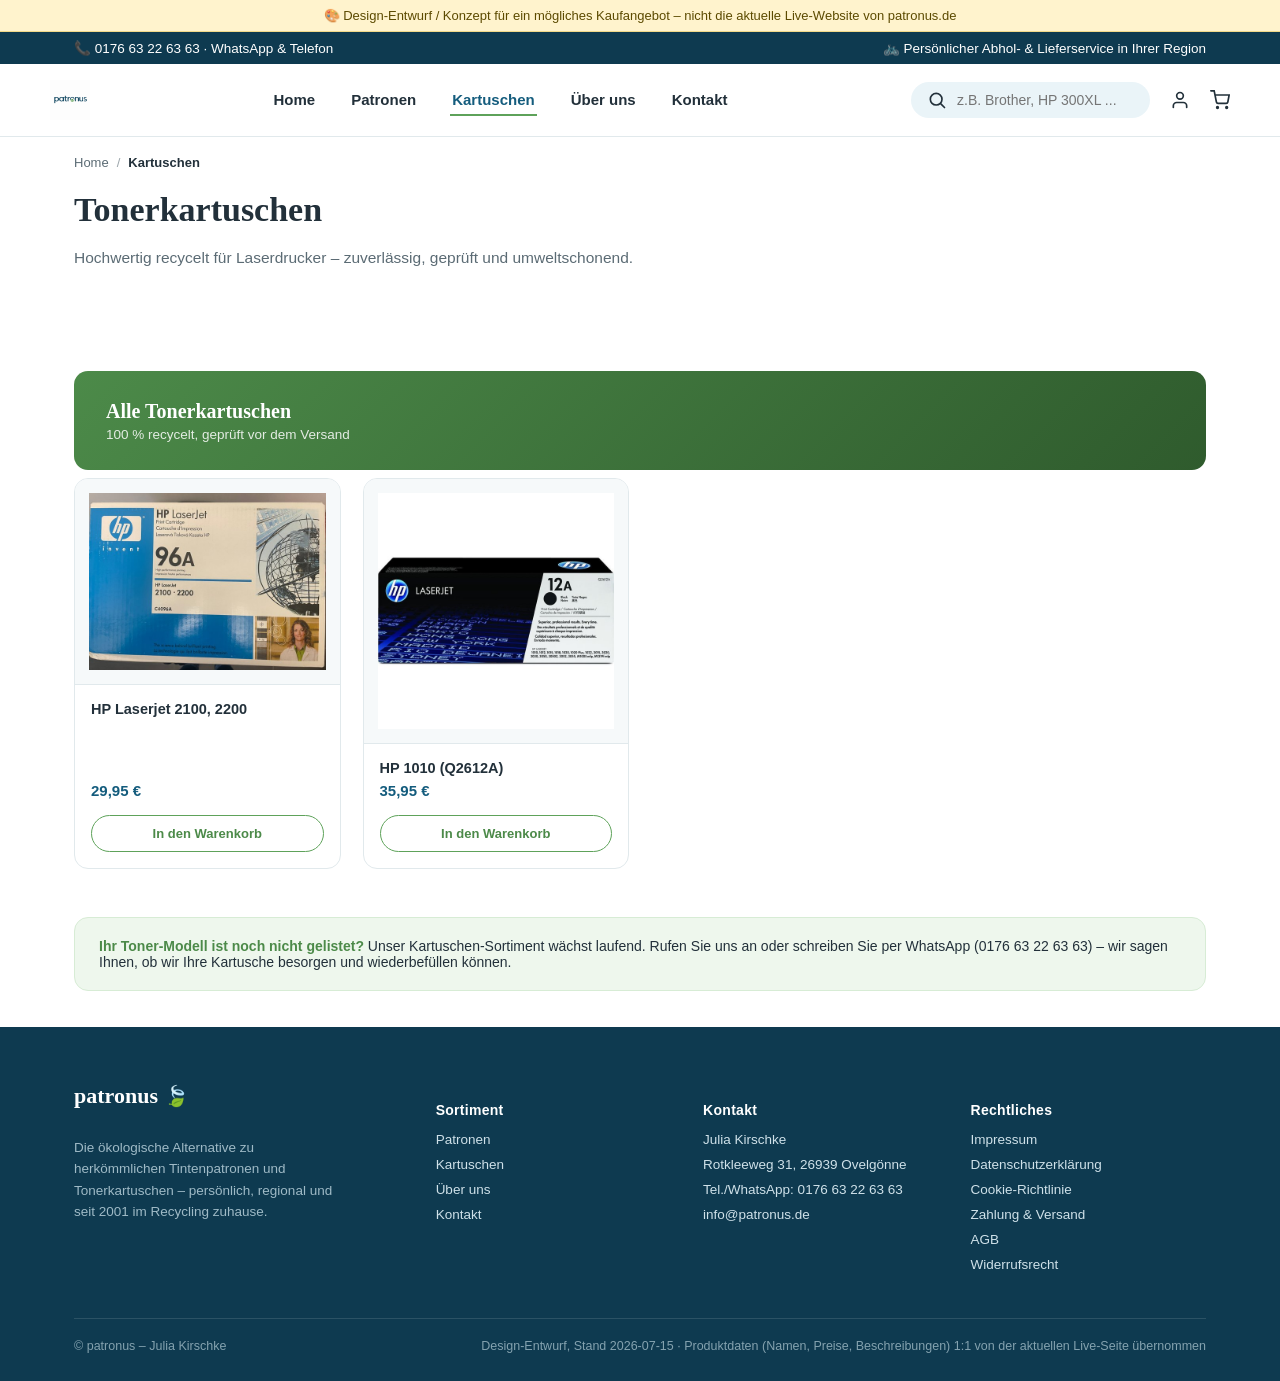
<file: kartuschen.html>
<!DOCTYPE html>
<html lang="de">
<head>
<meta charset="UTF-8" />
<meta name="viewport" content="width=device-width, initial-scale=1" />
<title>Kartuschen – patronus (Seitenentwurf)</title>
<link rel="stylesheet" href="style.css" />
</head>
<body>

  <div class="concept-banner">
    🎨 Design-Entwurf / Konzept für ein mögliches Kaufangebot – nicht die aktuelle Live-Website von patronus.de
  </div>

  <div class="announcement">
    <div class="wrapper">
      <span>📞 0176 63 22 63 63 · WhatsApp &amp; Telefon</span>
      <span>🚲 Persönlicher Abhol- &amp; Lieferservice in Ihrer Region</span>
    </div>
  </div>

  <header class="site-header">
    <div class="wrapper header-inner">
      <a class="logo" href="index.html"><img src="logo-entwurf.png" alt="patronus Logo" /></a>
      <nav class="main-nav">
        <ul>
          <li><a href="index.html">Home</a></li>
          <li><a href="patronen.html">Patronen</a></li>
          <li><a class="active" href="kartuschen.html">Kartuschen</a></li>
          <li><a href="index.html#ueber-uns">Über uns</a></li>
          <li><a href="kontakt.html">Kontakt</a></li>
        </ul>
      </nav>
      <div class="header-icons">
        <form class="search-form header-search" role="search">
          <button type="submit" class="search-form-icon" aria-label="Suchen" style="background:none;border:none;padding:0;cursor:pointer;display:flex">
            <svg viewBox="0 0 24 24" fill="none" stroke-width="2" stroke-linecap="round"><circle cx="11" cy="11" r="7"/><line x1="21" y1="21" x2="16.65" y2="16.65"/></svg>
          </button>
          <input type="text" name="q" placeholder="z.B. Brother, HP 300XL ..." />
        </form>
        <a href="#" aria-label="Konto"><svg viewBox="0 0 24 24" fill="none" stroke-width="2" stroke-linecap="round"><path d="M20 21v-2a4 4 0 0 0-4-4H8a4 4 0 0 0-4 4v2"/><circle cx="12" cy="7" r="4"/></svg></a>
        <a class="header-minicart" href="warenkorb.html" aria-label="Warenkorb">
          <svg viewBox="0 0 24 24" fill="none" stroke-width="2" stroke-linecap="round"><circle cx="9" cy="21" r="1"/><circle cx="20" cy="21" r="1"/><path d="M1 1h4l2.68 13.39a2 2 0 0 0 2 1.61h9.72a2 2 0 0 0 2-1.61L23 6H6"/></svg>
          <span class="header-minicart-badge"></span>
        </a>
      </div>
    </div>
  </header>

  <div class="wrapper">
    <div class="breadcrumb"><a href="index.html">Home</a><span class="sep">/</span><span class="current">Kartuschen</span></div>
    <div class="page-hero">
      <h1>Tonerkartuschen</h1>
      <p>Hochwertig recycelt für Laserdrucker – zuverlässig, geprüft und umweltschonend.</p>
    </div>
    <section class="product-section" id="alle">
      <div class="category-banner green"><div><h2>Alle Tonerkartuschen</h2><p>100&nbsp;% recycelt, geprüft vor dem Versand</p></div></div>
      <div class="product-grid" id="kartuschen-grid"></div>
    </section>
    <div class="note-box">
      <p><strong>Ihr Toner-Modell ist noch nicht gelistet?</strong> Unser Kartuschen-Sortiment wächst laufend. Rufen Sie uns an oder schreiben Sie per WhatsApp (0176 63 22 63 63) – wir sagen Ihnen, ob wir Ihre Kartusche besorgen und wiederbefüllen können.</p>
    </div>
  </div>

  <footer>
    <div class="wrapper">
      <div class="footer-grid">
        <div class="footer-brand">
          <div class="footer-logo">patronus<span class="leaf">🍃</span></div>
          <p>Die ökologische Alternative zu herkömmlichen Tintenpatronen und Tonerkartuschen – persönlich, regional und seit 2001 im Recycling zuhause.</p>
        </div>
        <div>
          <h4>Sortiment</h4>
          <ul>
            <li><a href="patronen.html">Patronen</a></li>
            <li><a href="kartuschen.html">Kartuschen</a></li>
            <li><a href="index.html#ueber-uns">Über uns</a></li>
            <li><a href="kontakt.html">Kontakt</a></li>
          </ul>
        </div>
        <div>
          <h4>Kontakt</h4>
          <ul>
            <li>Julia Kirschke</li>
            <li>Rotkleeweg 31, 26939 Ovelgönne</li>
            <li>Tel./WhatsApp: 0176 63 22 63 63</li>
            <li>info@patronus.de</li>
          </ul>
        </div>
        <div>
          <h4>Rechtliches</h4>
          <ul>
            <li><a href="#">Impressum</a></li>
            <li><a href="#">Datenschutzerklärung</a></li>
            <li><a href="#">Cookie-Richtlinie</a></li>
            <li><a href="#">Zahlung &amp; Versand</a></li>
            <li><a href="#">AGB</a></li>
            <li><a href="#">Widerrufsrecht</a></li>
          </ul>
        </div>
      </div>
      <div class="footer-bottom">
        <span>© patronus – Julia Kirschke</span>
        <span>Design-Entwurf, Stand 2026-07-15 · Produktdaten (Namen, Preise, Beschreibungen) 1:1 von der aktuellen Live-Seite übernommen</span>
      </div>
    </div>
  </footer>

  <script src="daten.js"></script>
  <script src="app.js"></script>
  <script>
    document.getElementById('kartuschen-grid').innerHTML =
      PRODUKTE.filter(p => p.category==='kartuschen').map(karteHTML).join('');
  </script>
</body>
</html>
</file>
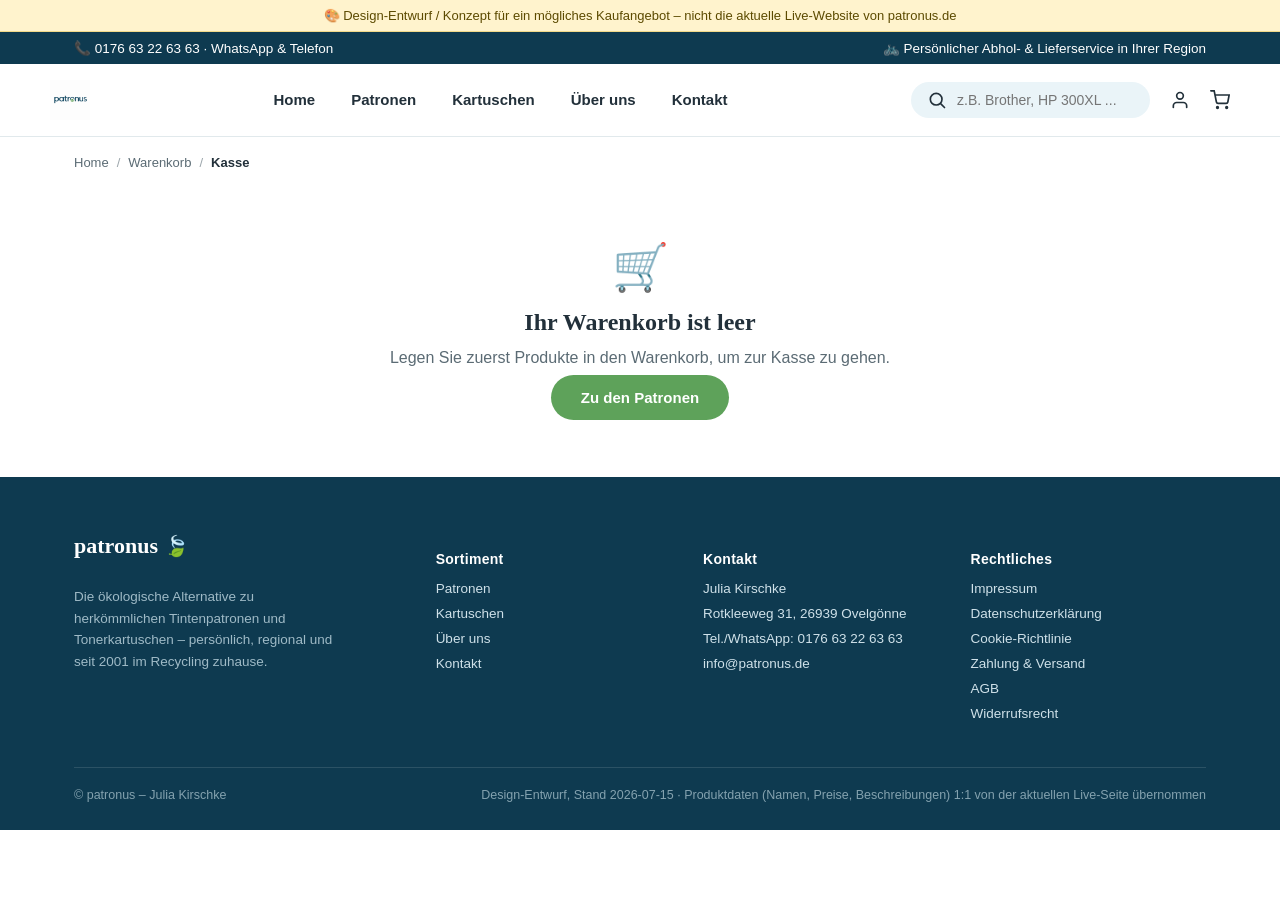
<file: kasse.html>
<!DOCTYPE html>
<html lang="de">
<head>
<meta charset="UTF-8" />
<meta name="viewport" content="width=device-width, initial-scale=1" />
<title>Kasse – patronus (Seitenentwurf)</title>
<link rel="stylesheet" href="style.css" />
</head>
<body>

  <div class="concept-banner">
    🎨 Design-Entwurf / Konzept für ein mögliches Kaufangebot – nicht die aktuelle Live-Website von patronus.de
  </div>

  <div class="announcement">
    <div class="wrapper">
      <span>📞 0176 63 22 63 63 · WhatsApp &amp; Telefon</span>
      <span>🚲 Persönlicher Abhol- &amp; Lieferservice in Ihrer Region</span>
    </div>
  </div>

  <header class="site-header">
    <div class="wrapper header-inner">
      <a class="logo" href="index.html"><img src="logo-entwurf.png" alt="patronus Logo" /></a>
      <nav class="main-nav">
        <ul>
          <li><a href="index.html">Home</a></li>
          <li><a href="patronen.html">Patronen</a></li>
          <li><a href="kartuschen.html">Kartuschen</a></li>
          <li><a href="index.html#ueber-uns">Über uns</a></li>
          <li><a href="kontakt.html">Kontakt</a></li>
        </ul>
      </nav>
      <div class="header-icons">
        <form class="search-form header-search" role="search">
          <button type="submit" class="search-form-icon" aria-label="Suchen" style="background:none;border:none;padding:0;cursor:pointer;display:flex">
            <svg viewBox="0 0 24 24" fill="none" stroke-width="2" stroke-linecap="round"><circle cx="11" cy="11" r="7"/><line x1="21" y1="21" x2="16.65" y2="16.65"/></svg>
          </button>
          <input type="text" name="q" placeholder="z.B. Brother, HP 300XL ..." />
        </form>
        <a href="#" aria-label="Konto"><svg viewBox="0 0 24 24" fill="none" stroke-width="2" stroke-linecap="round"><path d="M20 21v-2a4 4 0 0 0-4-4H8a4 4 0 0 0-4 4v2"/><circle cx="12" cy="7" r="4"/></svg></a>
        <a class="header-minicart" href="warenkorb.html" aria-label="Warenkorb">
          <svg viewBox="0 0 24 24" fill="none" stroke-width="2" stroke-linecap="round"><circle cx="9" cy="21" r="1"/><circle cx="20" cy="21" r="1"/><path d="M1 1h4l2.68 13.39a2 2 0 0 0 2 1.61h9.72a2 2 0 0 0 2-1.61L23 6H6"/></svg>
          <span class="header-minicart-badge"></span>
        </a>
      </div>
    </div>
  </header>

  <div class="wrapper">
    <div class="breadcrumb"><a href="index.html">Home</a><span class="sep">/</span><a href="warenkorb.html">Warenkorb</a><span class="sep">/</span><span class="current">Kasse</span></div>
    <div class="checkout-steps" id="steps">
      <div class="step done">1 · Warenkorb</div>
      <div class="step active" data-step="adresse">2 · Adresse &amp; Versand</div>
      <div class="step" data-step="zahlung">3 · Zahlung</div>
      <div class="step" data-step="fertig">4 · Bestätigung</div>
    </div>
    <div id="kasse-root"></div>
  </div>

  <footer>
    <div class="wrapper">
      <div class="footer-grid">
        <div class="footer-brand">
          <div class="footer-logo">patronus<span class="leaf">🍃</span></div>
          <p>Die ökologische Alternative zu herkömmlichen Tintenpatronen und Tonerkartuschen – persönlich, regional und seit 2001 im Recycling zuhause.</p>
        </div>
        <div>
          <h4>Sortiment</h4>
          <ul>
            <li><a href="patronen.html">Patronen</a></li>
            <li><a href="kartuschen.html">Kartuschen</a></li>
            <li><a href="index.html#ueber-uns">Über uns</a></li>
            <li><a href="kontakt.html">Kontakt</a></li>
          </ul>
        </div>
        <div>
          <h4>Kontakt</h4>
          <ul>
            <li>Julia Kirschke</li>
            <li>Rotkleeweg 31, 26939 Ovelgönne</li>
            <li>Tel./WhatsApp: 0176 63 22 63 63</li>
            <li>info@patronus.de</li>
          </ul>
        </div>
        <div>
          <h4>Rechtliches</h4>
          <ul>
            <li><a href="#">Impressum</a></li>
            <li><a href="#">Datenschutzerklärung</a></li>
            <li><a href="#">Cookie-Richtlinie</a></li>
            <li><a href="#">Zahlung &amp; Versand</a></li>
            <li><a href="#">AGB</a></li>
            <li><a href="#">Widerrufsrecht</a></li>
          </ul>
        </div>
      </div>
      <div class="footer-bottom">
        <span>© patronus – Julia Kirschke</span>
        <span>Design-Entwurf, Stand 2026-07-15 · Produktdaten (Namen, Preise, Beschreibungen) 1:1 von der aktuellen Live-Seite übernommen</span>
      </div>
    </div>
  </footer>

  <script src="daten.js"></script>
  <script src="app.js"></script>
  <script>
    const root = document.getElementById('kasse-root');
    function setSteps(active){
      document.querySelectorAll('#steps .step').forEach(s=>{
        const st=s.getAttribute('data-step'); s.classList.remove('active','done');
        if(!st){ s.classList.add('done'); return; }
        const order=['adresse','zahlung','fertig'];
        if(order.indexOf(st)<order.indexOf(active)) s.classList.add('done');
        else if(st===active) s.classList.add('active');
      });
    }
    function summaryHTML(){
      const cart=ladeWarenkorb(); let lines='';
      cart.forEach(z=>{ const p=getProdukt(z.id); if(!p) return;
        lines+='<div class="mini-line"><span class="mini-title">'+p.title+' <span class="mini-qty">×'+z.menge+'</span></span><span>'+(p.price?(p.price*z.menge).toFixed(2).replace('.',',')+' €':'–')+'</span></div>'; });
      const summe=warenkorbSumme(); const versand=summe>=30?0:4.90; const gesamt=summe+versand;
      return '<div class="cart-summary" style="position:static"><h3>Bestellübersicht</h3>'+lines+
        '<div class="row" style="margin-top:14px"><span>Zwischensumme</span><span>'+summe.toFixed(2).replace('.',',')+' €</span></div>'+
        '<div class="row"><span>Versand</span><span>'+(versand===0?'0,00 €':versand.toFixed(2).replace('.',',')+' €')+'</span></div>'+
        '<div class="row total"><span>Gesamt</span><span>'+gesamt.toFixed(2).replace('.',',')+' €</span></div></div>';
    }
    function renderAdresse(){
      setSteps('adresse');
      root.innerHTML='<div class="checkout-grid"><div>'+
        '<div class="checkout-note">ℹ️ Dies ist ein Klick-Demo-Checkout. Es werden keine Daten übertragen und keine echte Bestellung ausgelöst.</div>'+
        '<div class="form-card"><h3>Kontakt</h3><div class="form-row"><div class="form-field full"><label>E-Mail-Adresse</label><input type="email" placeholder="ihre@email.de"></div></div></div>'+
        '<div class="form-card"><h3>Lieferadresse</h3>'+
          '<div class="form-row"><div class="form-field"><label>Vorname</label><input placeholder="Vorname"></div><div class="form-field"><label>Nachname</label><input placeholder="Nachname"></div></div>'+
          '<div class="form-row"><div class="form-field full"><label>Straße &amp; Hausnummer</label><input placeholder="Musterstraße 1"></div></div>'+
          '<div class="form-row"><div class="form-field"><label>PLZ</label><input placeholder="26939"></div><div class="form-field"><label>Ort</label><input placeholder="Ovelgönne"></div></div>'+
          '<div class="form-row"><div class="form-field full"><label>Telefon (für Abhol-/Lieferservice)</label><input placeholder="0176 ..."></div></div>'+
        '</div>'+
        '<div class="form-card"><h3>Versandart</h3>'+
          '<label class="pay-option"><input type="radio" name="ship" checked><span><span class="pay-label">Versand mit GLS / Hermes</span><span class="pay-sub">1–2 Werktage · gratis ab 30 €, sonst 4,90 €</span></span></label>'+
          '<label class="pay-option"><input type="radio" name="ship"><span><span class="pay-label">Persönliche Abholung &amp; Lieferung (regional)</span><span class="pay-sub">Nach Absprache per Telefon / WhatsApp</span></span></label>'+
        '</div>'+
        '<div class="checkout-actions"><a class="btn-back" href="warenkorb.html">← Zurück zum Warenkorb</a><button class="btn-buy" onclick="renderZahlung()">Weiter zur Zahlung</button></div>'+
      '</div>'+summaryHTML()+'</div>';
    }
    function renderZahlung(){
      setSteps('zahlung');
      root.innerHTML='<div class="checkout-grid"><div>'+
        '<div class="checkout-note">ℹ️ Zahlungsarten sind im Demo-Modus deaktiviert – hier würde später die echte Bezahlung (z.&nbsp;B. PayPal) eingebunden.</div>'+
        '<div class="form-card"><h3>Zahlungsart</h3>'+
          '<label class="pay-option"><input type="radio" name="pay" checked disabled><span><span class="pay-label">PayPal</span><span class="pay-sub">Im Demo nicht aktiv</span></span></label>'+
          '<label class="pay-option pay-disabled"><input type="radio" name="pay" disabled><span><span class="pay-label">Kreditkarte</span><span class="pay-sub">Im Demo nicht aktiv</span></span></label>'+
          '<label class="pay-option pay-disabled"><input type="radio" name="pay" disabled><span><span class="pay-label">Kauf auf Rechnung</span><span class="pay-sub">Im Demo nicht aktiv</span></span></label>'+
        '</div>'+
        '<div class="checkout-actions"><button class="btn-back" onclick="renderAdresse()">← Zurück</button><button class="btn-buy" onclick="renderFertig()">Zahlungspflichtig bestellen (Demo)</button></div>'+
      '</div>'+summaryHTML()+'</div>';
    }
    function renderFertig(){
      setSteps('fertig');
      const nr='PAT-'+ (10000 + Math.floor((warenkorbAnzahl()+1)*1234 % 89999));
      root.innerHTML='<div class="confirm-box"><div class="check">✓</div>'+
        '<h1>Vielen Dank für Ihre Bestellung!</h1>'+
        '<p>Dies ist eine Demo-Bestätigung – es wurde keine echte Bestellung ausgelöst und keine Zahlung vorgenommen.</p>'+
        '<div class="confirm-order">Demo-Bestellnummer: '+nr+'</div>'+
        '<p>In der echten Version bekämen Sie jetzt eine Bestätigungs-E-Mail, und wir würden Ihre recycelten Patronen versandfertig machen.</p>'+
        '<div style="margin-top:26px"><a class="btn-buy" href="index.html" onclick="localStorage.removeItem(\''+'patronus_cart_mock'+'\')">Zurück zur Startseite</a></div>'+
      '</div>';
    }
    if (!ladeWarenkorb().length){
      root.innerHTML='<div class="cart-empty"><div class="big">🛒</div><h2>Ihr Warenkorb ist leer</h2><p style="color:var(--text-muted);margin:8px 0 22px">Legen Sie zuerst Produkte in den Warenkorb, um zur Kasse zu gehen.</p><a class="btn-buy" href="patronen.html">Zu den Patronen</a></div>';
      document.getElementById('steps').style.display='none';
    } else {
      renderAdresse();
    }
  </script>
</body>
</html>
</file>
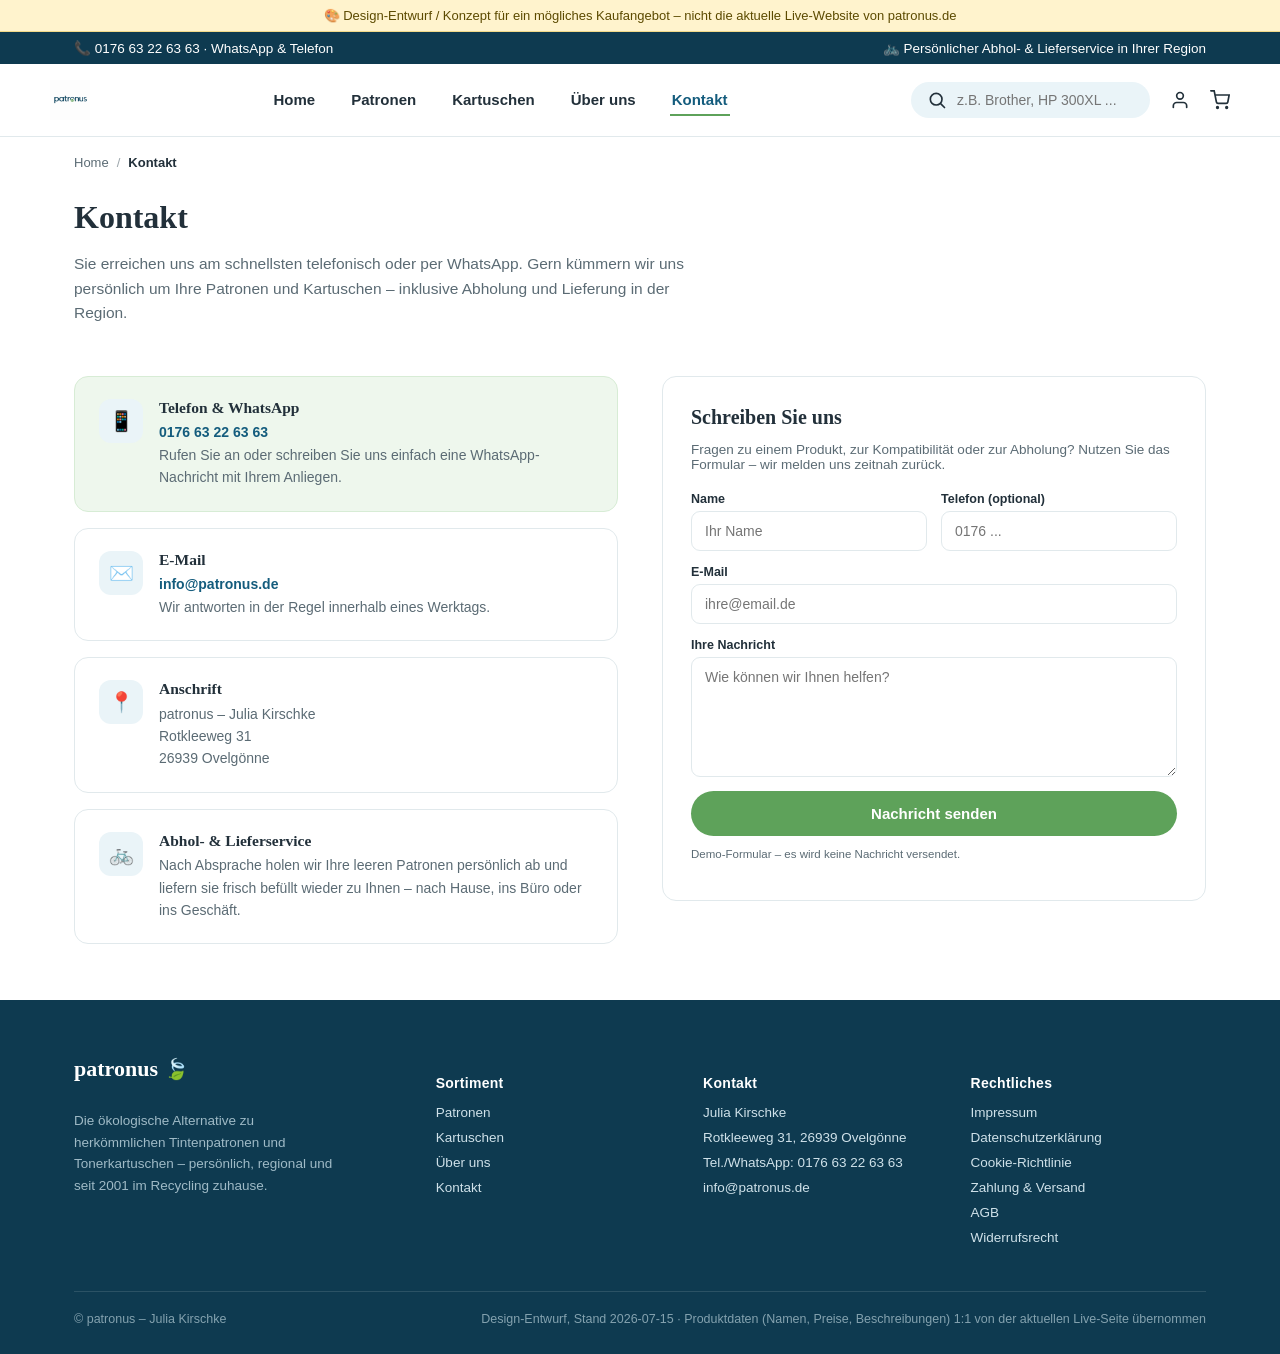
<file: kontakt.html>
<!DOCTYPE html>
<html lang="de">
<head>
<meta charset="UTF-8" />
<meta name="viewport" content="width=device-width, initial-scale=1" />
<title>Kontakt – patronus (Seitenentwurf)</title>
<link rel="stylesheet" href="style.css" />
</head>
<body>

  <div class="concept-banner">
    🎨 Design-Entwurf / Konzept für ein mögliches Kaufangebot – nicht die aktuelle Live-Website von patronus.de
  </div>

  <div class="announcement">
    <div class="wrapper">
      <span>📞 0176 63 22 63 63 · WhatsApp &amp; Telefon</span>
      <span>🚲 Persönlicher Abhol- &amp; Lieferservice in Ihrer Region</span>
    </div>
  </div>

  <header class="site-header">
    <div class="wrapper header-inner">
      <a class="logo" href="index.html"><img src="logo-entwurf.png" alt="patronus Logo" /></a>
      <nav class="main-nav">
        <ul>
          <li><a href="index.html">Home</a></li>
          <li><a href="patronen.html">Patronen</a></li>
          <li><a href="kartuschen.html">Kartuschen</a></li>
          <li><a href="index.html#ueber-uns">Über uns</a></li>
          <li><a class="active" href="kontakt.html">Kontakt</a></li>
        </ul>
      </nav>
      <div class="header-icons">
        <form class="search-form header-search" role="search">
          <button type="submit" class="search-form-icon" aria-label="Suchen" style="background:none;border:none;padding:0;cursor:pointer;display:flex">
            <svg viewBox="0 0 24 24" fill="none" stroke-width="2" stroke-linecap="round"><circle cx="11" cy="11" r="7"/><line x1="21" y1="21" x2="16.65" y2="16.65"/></svg>
          </button>
          <input type="text" name="q" placeholder="z.B. Brother, HP 300XL ..." />
        </form>
        <a href="#" aria-label="Konto"><svg viewBox="0 0 24 24" fill="none" stroke-width="2" stroke-linecap="round"><path d="M20 21v-2a4 4 0 0 0-4-4H8a4 4 0 0 0-4 4v2"/><circle cx="12" cy="7" r="4"/></svg></a>
        <a class="header-minicart" href="warenkorb.html" aria-label="Warenkorb">
          <svg viewBox="0 0 24 24" fill="none" stroke-width="2" stroke-linecap="round"><circle cx="9" cy="21" r="1"/><circle cx="20" cy="21" r="1"/><path d="M1 1h4l2.68 13.39a2 2 0 0 0 2 1.61h9.72a2 2 0 0 0 2-1.61L23 6H6"/></svg>
          <span class="header-minicart-badge"></span>
        </a>
      </div>
    </div>
  </header>

  <div class="wrapper">
    <div class="breadcrumb"><a href="index.html">Home</a><span class="sep">/</span><span class="current">Kontakt</span></div>
    <div class="contact-hero">
      <h1>Kontakt</h1>
      <p>Sie erreichen uns am schnellsten telefonisch oder per WhatsApp. Gern kümmern wir uns persönlich um Ihre Patronen und Kartuschen – inklusive Abholung und Lieferung in der Region.</p>
    </div>
    <div class="contact-grid">
      <div class="contact-cards">
        <div class="contact-card highlight">
          <div class="c-icon">📱</div>
          <div><h3>Telefon &amp; WhatsApp</h3><p><a href="tel:+4917663226363">0176 63 22 63 63</a><br>Rufen Sie an oder schreiben Sie uns einfach eine WhatsApp-Nachricht mit Ihrem Anliegen.</p></div>
        </div>
        <div class="contact-card">
          <div class="c-icon">✉️</div>
          <div><h3>E-Mail</h3><p><a href="mailto:info@patronus.de">info@patronus.de</a><br>Wir antworten in der Regel innerhalb eines Werktags.</p></div>
        </div>
        <div class="contact-card">
          <div class="c-icon">📍</div>
          <div><h3>Anschrift</h3><p>patronus – Julia Kirschke<br>Rotkleeweg 31<br>26939 Ovelgönne</p></div>
        </div>
        <div class="contact-card">
          <div class="c-icon">🚲</div>
          <div><h3>Abhol- &amp; Lieferservice</h3><p>Nach Absprache holen wir Ihre leeren Patronen persönlich ab und liefern sie frisch befüllt wieder zu Ihnen – nach Hause, ins Büro oder ins Geschäft.</p></div>
        </div>
      </div>
      <div class="contact-form-card">
        <h2>Schreiben Sie uns</h2>
        <p class="sub">Fragen zu einem Produkt, zur Kompatibilität oder zur Abholung? Nutzen Sie das Formular – wir melden uns zeitnah zurück.</p>
        <form onsubmit="event.preventDefault(); this.style.display='none'; document.getElementById('kontakt-danke').style.display='block';">
          <div class="form-row"><div class="form-field"><label>Name</label><input placeholder="Ihr Name"></div><div class="form-field"><label>Telefon (optional)</label><input placeholder="0176 ..."></div></div>
          <div class="form-row"><div class="form-field full"><label>E-Mail</label><input type="email" placeholder="ihre@email.de"></div></div>
          <div class="form-row"><div class="form-field full"><label>Ihre Nachricht</label><textarea placeholder="Wie können wir Ihnen helfen?"></textarea></div></div>
          <button class="btn-buy" type="submit" style="width:100%">Nachricht senden</button>
          <p class="contact-note">Demo-Formular – es wird keine Nachricht versendet.</p>
        </form>
        <div id="kontakt-danke" style="display:none">
          <div class="note-box" style="margin:0"><p><strong>Vielen Dank!</strong> Ihre Nachricht wurde (im Demo) abgeschickt. In der echten Version würden wir uns zeitnah bei Ihnen melden.</p></div>
        </div>
      </div>
    </div>
  </div>

  <footer>
    <div class="wrapper">
      <div class="footer-grid">
        <div class="footer-brand">
          <div class="footer-logo">patronus<span class="leaf">🍃</span></div>
          <p>Die ökologische Alternative zu herkömmlichen Tintenpatronen und Tonerkartuschen – persönlich, regional und seit 2001 im Recycling zuhause.</p>
        </div>
        <div>
          <h4>Sortiment</h4>
          <ul>
            <li><a href="patronen.html">Patronen</a></li>
            <li><a href="kartuschen.html">Kartuschen</a></li>
            <li><a href="index.html#ueber-uns">Über uns</a></li>
            <li><a href="kontakt.html">Kontakt</a></li>
          </ul>
        </div>
        <div>
          <h4>Kontakt</h4>
          <ul>
            <li>Julia Kirschke</li>
            <li>Rotkleeweg 31, 26939 Ovelgönne</li>
            <li>Tel./WhatsApp: 0176 63 22 63 63</li>
            <li>info@patronus.de</li>
          </ul>
        </div>
        <div>
          <h4>Rechtliches</h4>
          <ul>
            <li><a href="#">Impressum</a></li>
            <li><a href="#">Datenschutzerklärung</a></li>
            <li><a href="#">Cookie-Richtlinie</a></li>
            <li><a href="#">Zahlung &amp; Versand</a></li>
            <li><a href="#">AGB</a></li>
            <li><a href="#">Widerrufsrecht</a></li>
          </ul>
        </div>
      </div>
      <div class="footer-bottom">
        <span>© patronus – Julia Kirschke</span>
        <span>Design-Entwurf, Stand 2026-07-15 · Produktdaten (Namen, Preise, Beschreibungen) 1:1 von der aktuellen Live-Seite übernommen</span>
      </div>
    </div>
  </footer>

  <script src="daten.js"></script>
  <script src="app.js"></script>

</body>
</html>
</file>
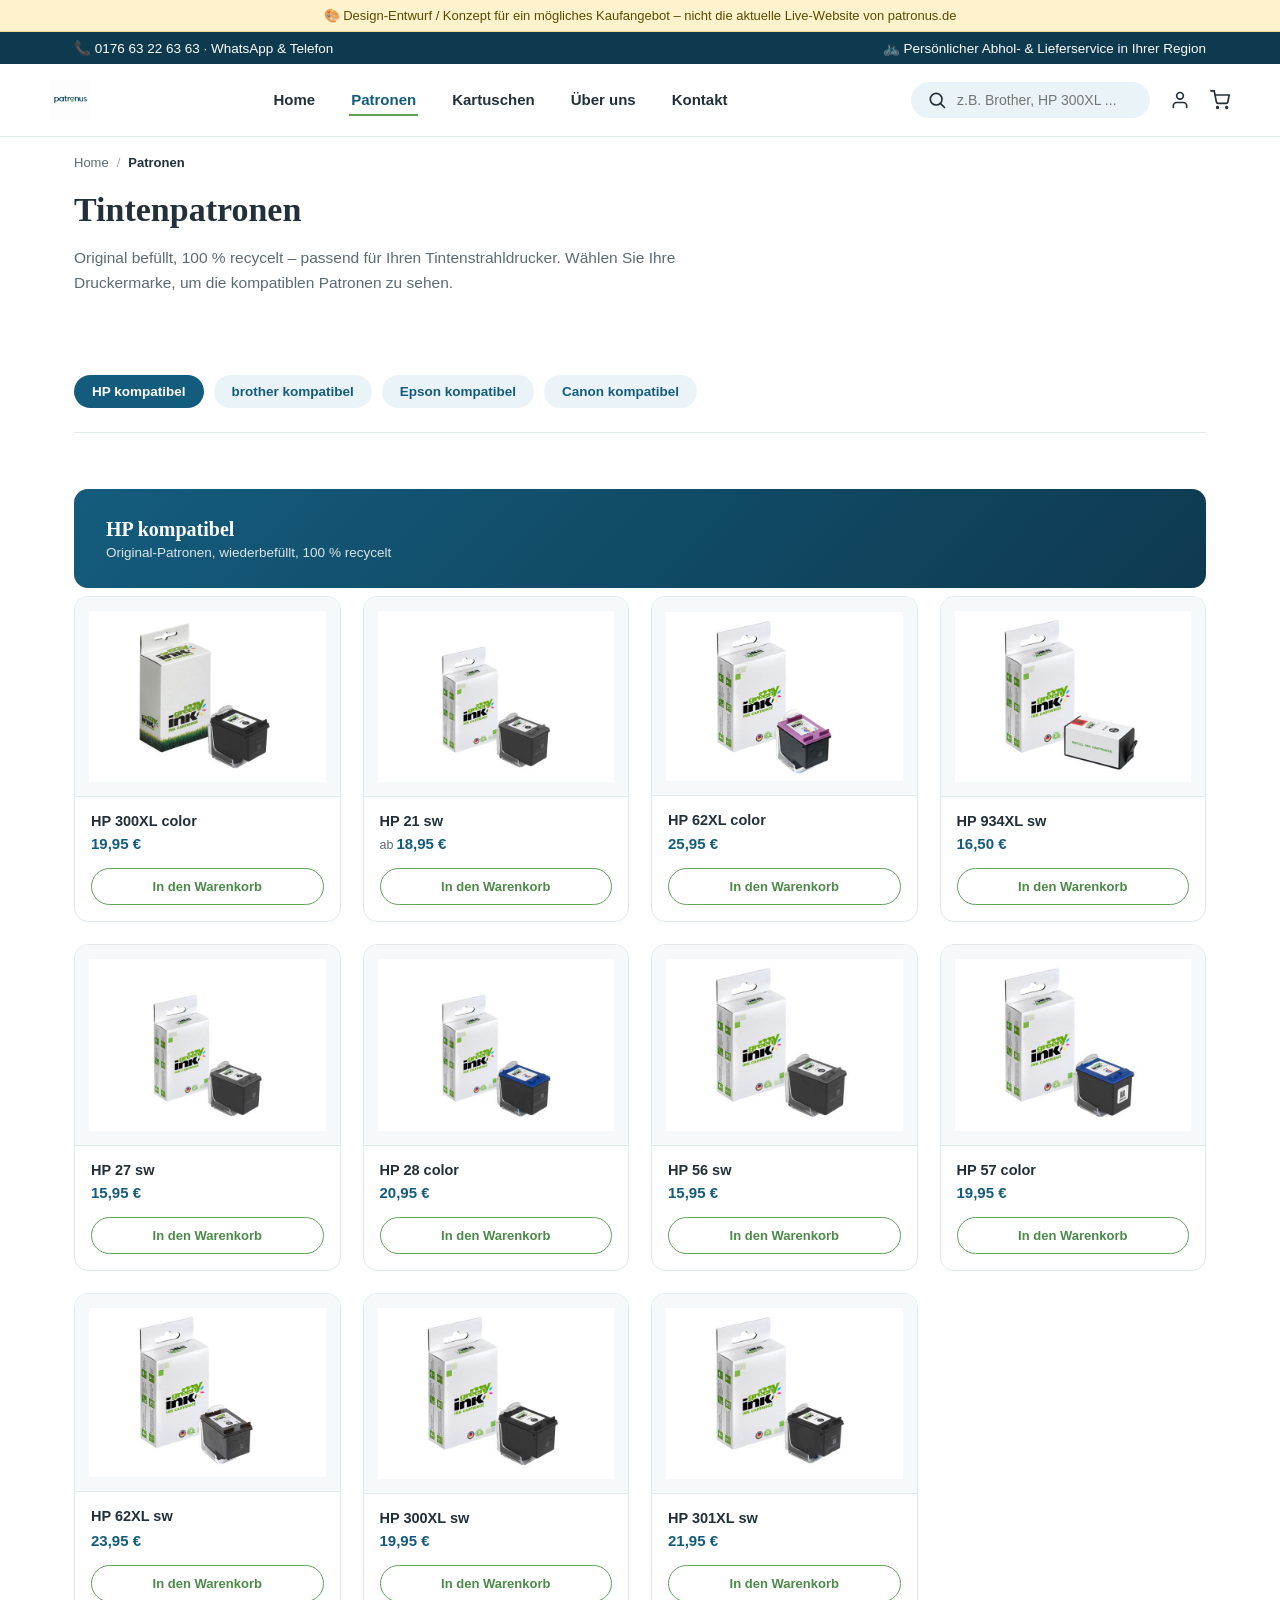
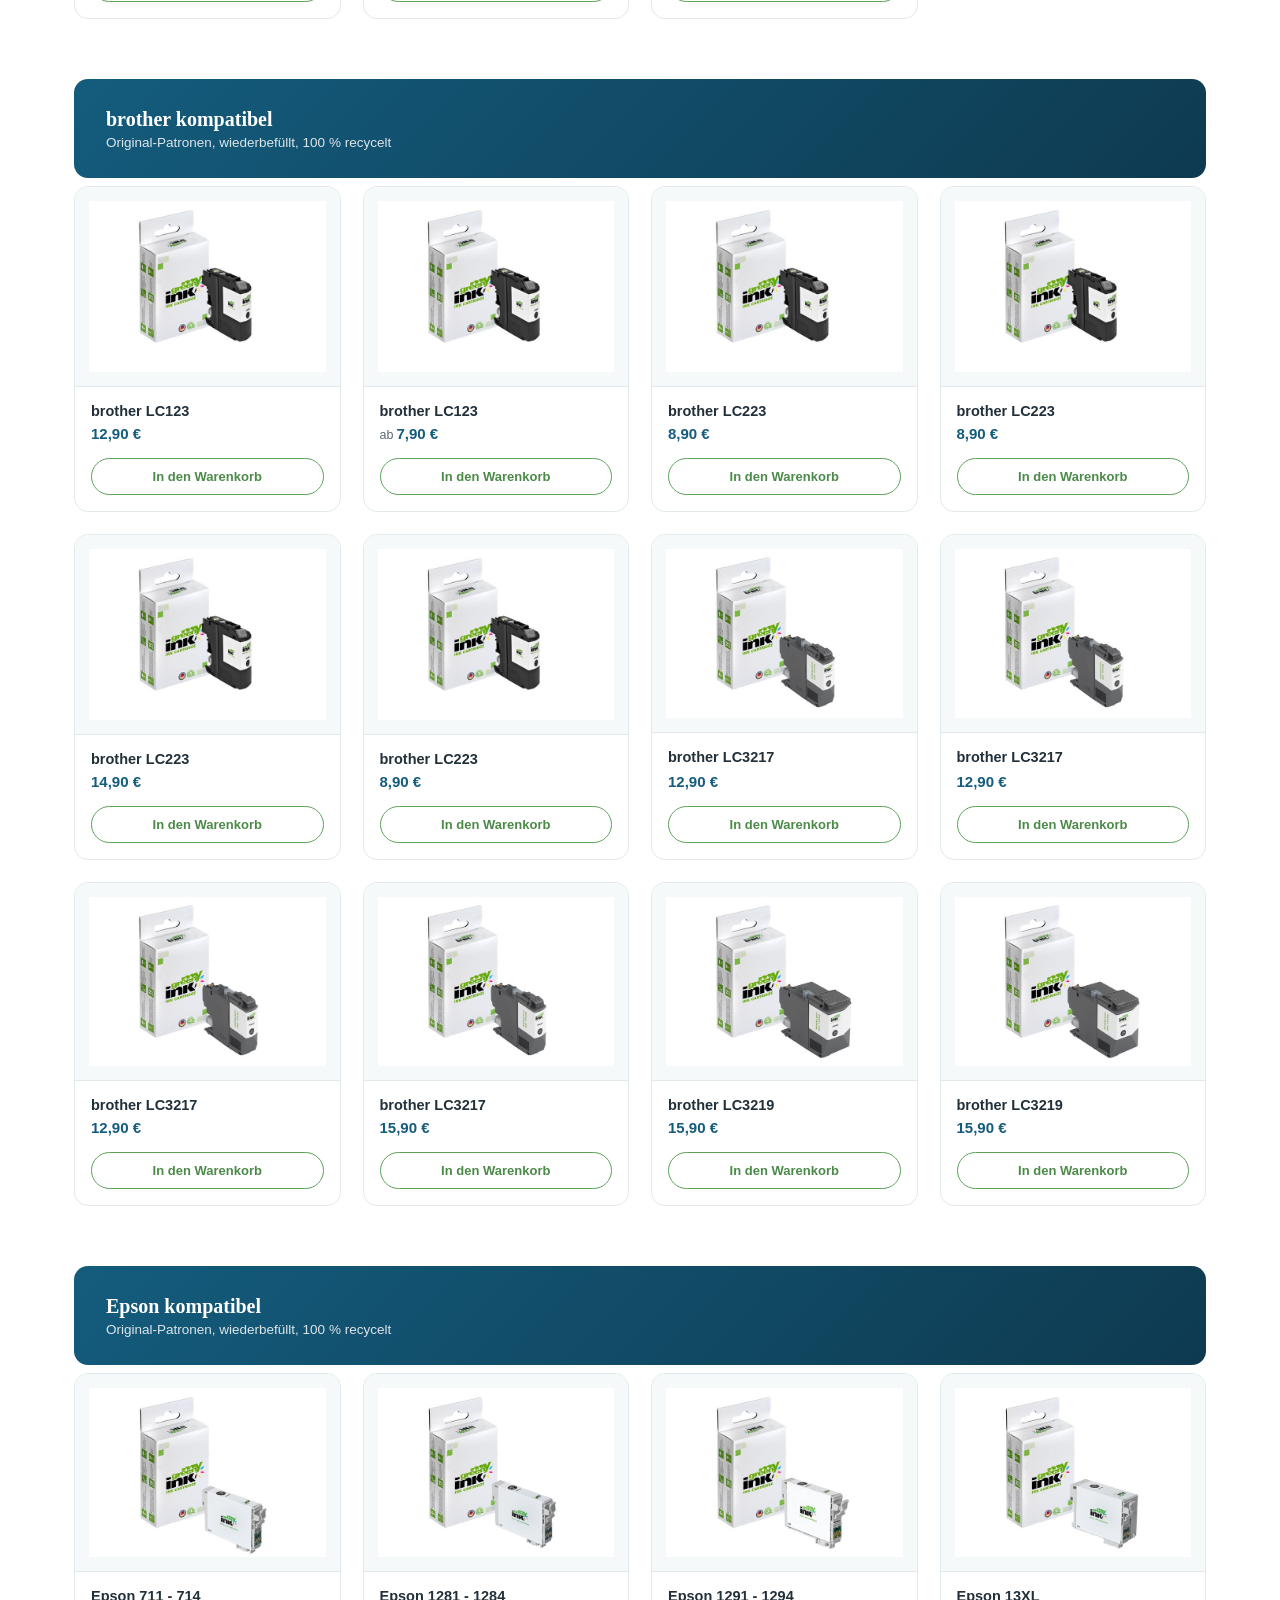
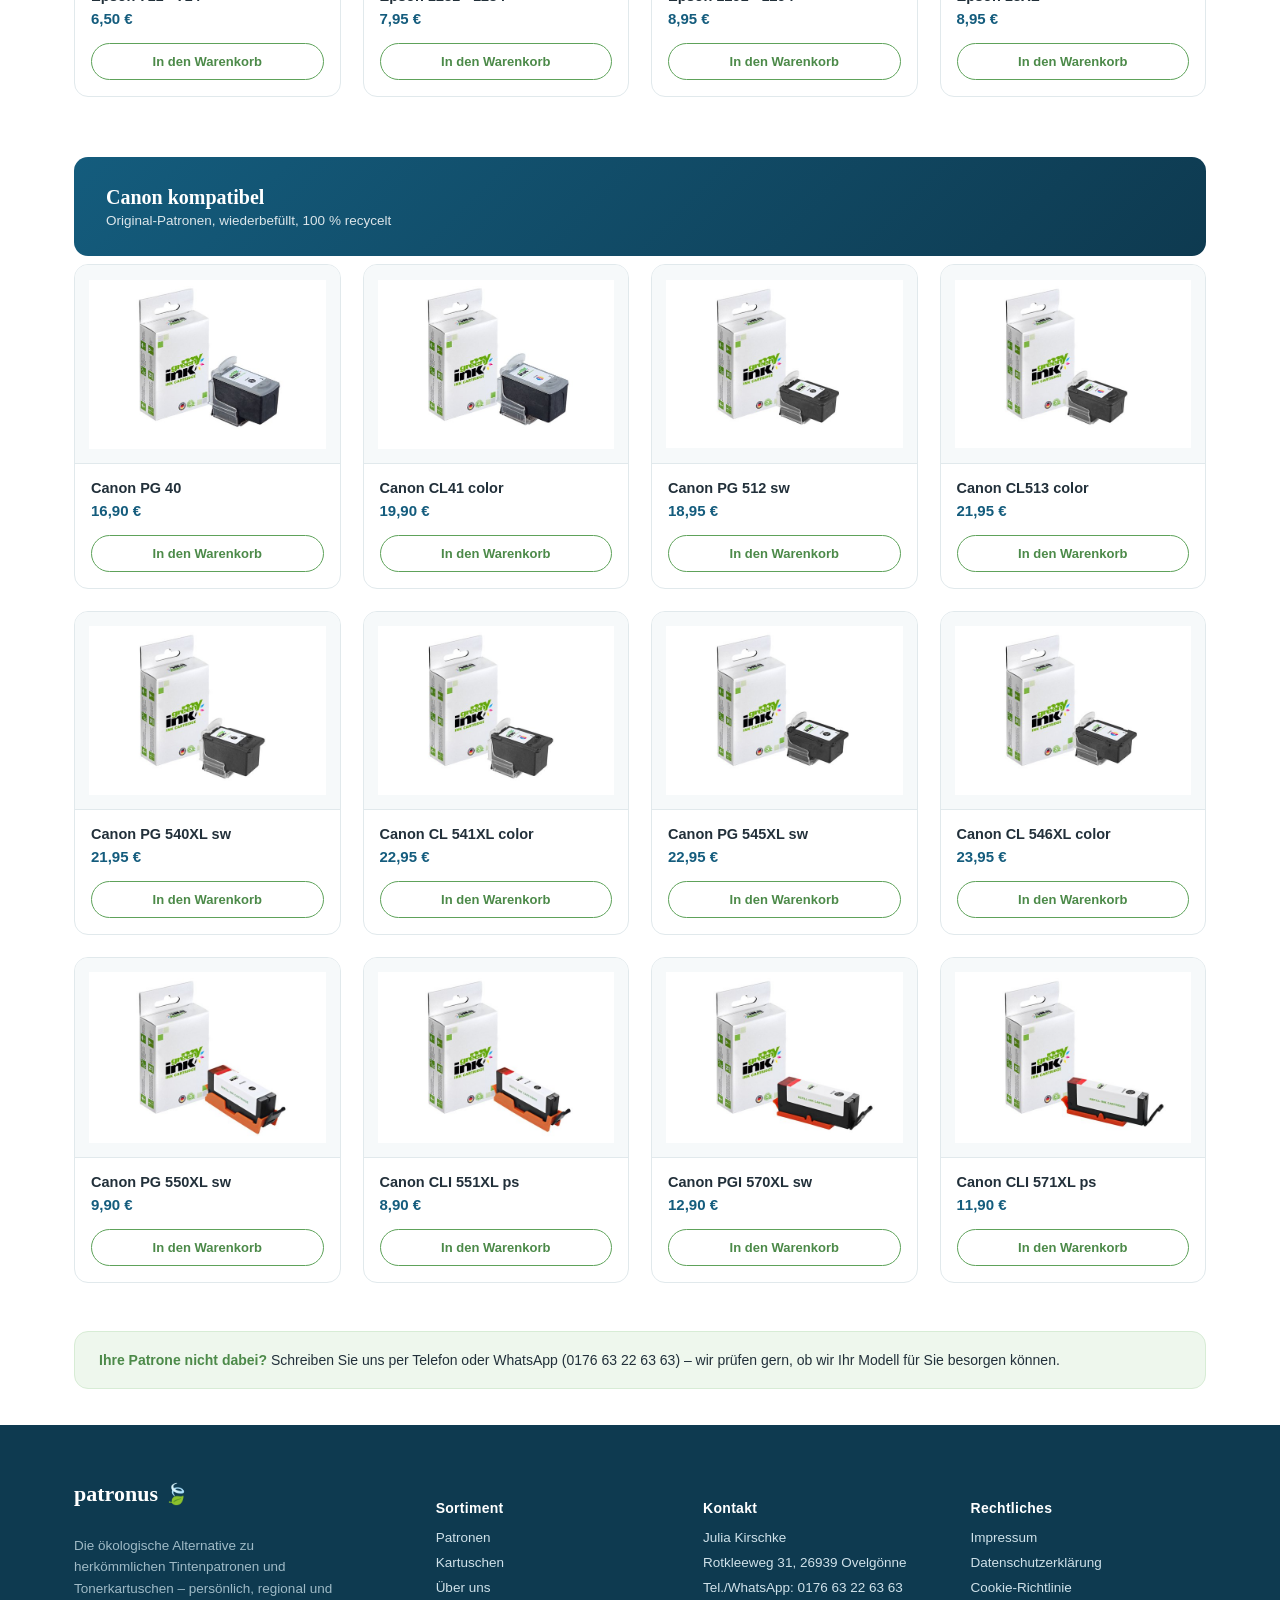
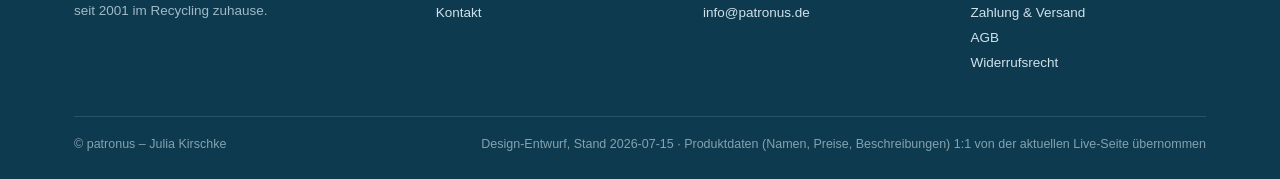
<file: patronen.html>
<!DOCTYPE html>
<html lang="de">
<head>
<meta charset="UTF-8" />
<meta name="viewport" content="width=device-width, initial-scale=1" />
<title>Patronen – patronus (Seitenentwurf)</title>
<link rel="stylesheet" href="style.css" />
</head>
<body>

  <div class="concept-banner">
    🎨 Design-Entwurf / Konzept für ein mögliches Kaufangebot – nicht die aktuelle Live-Website von patronus.de
  </div>

  <div class="announcement">
    <div class="wrapper">
      <span>📞 0176 63 22 63 63 · WhatsApp &amp; Telefon</span>
      <span>🚲 Persönlicher Abhol- &amp; Lieferservice in Ihrer Region</span>
    </div>
  </div>

  <header class="site-header">
    <div class="wrapper header-inner">
      <a class="logo" href="index.html"><img src="logo-entwurf.png" alt="patronus Logo" /></a>
      <nav class="main-nav">
        <ul>
          <li><a href="index.html">Home</a></li>
          <li><a class="active" href="patronen.html">Patronen</a></li>
          <li><a href="kartuschen.html">Kartuschen</a></li>
          <li><a href="index.html#ueber-uns">Über uns</a></li>
          <li><a href="kontakt.html">Kontakt</a></li>
        </ul>
      </nav>
      <div class="header-icons">
        <form class="search-form header-search" role="search">
          <button type="submit" class="search-form-icon" aria-label="Suchen" style="background:none;border:none;padding:0;cursor:pointer;display:flex">
            <svg viewBox="0 0 24 24" fill="none" stroke-width="2" stroke-linecap="round"><circle cx="11" cy="11" r="7"/><line x1="21" y1="21" x2="16.65" y2="16.65"/></svg>
          </button>
          <input type="text" name="q" placeholder="z.B. Brother, HP 300XL ..." />
        </form>
        <a href="#" aria-label="Konto"><svg viewBox="0 0 24 24" fill="none" stroke-width="2" stroke-linecap="round"><path d="M20 21v-2a4 4 0 0 0-4-4H8a4 4 0 0 0-4 4v2"/><circle cx="12" cy="7" r="4"/></svg></a>
        <a class="header-minicart" href="warenkorb.html" aria-label="Warenkorb">
          <svg viewBox="0 0 24 24" fill="none" stroke-width="2" stroke-linecap="round"><circle cx="9" cy="21" r="1"/><circle cx="20" cy="21" r="1"/><path d="M1 1h4l2.68 13.39a2 2 0 0 0 2 1.61h9.72a2 2 0 0 0 2-1.61L23 6H6"/></svg>
          <span class="header-minicart-badge"></span>
        </a>
      </div>
    </div>
  </header>

  <div class="wrapper">
    <div class="breadcrumb"><a href="index.html">Home</a><span class="sep">/</span><span class="current">Patronen</span></div>
    <div class="page-hero">
      <h1>Tintenpatronen</h1>
      <p>Original befüllt, 100&nbsp;% recycelt – passend für Ihren Tintenstrahldrucker. Wählen Sie Ihre Druckermarke, um die kompatiblen Patronen zu sehen.</p>
    </div>
    <div class="subcat-nav">
      <a href="#hp" class="active">HP kompatibel</a>
      <a href="#brother">brother kompatibel</a>
      <a href="#epson">Epson kompatibel</a>
      <a href="#canon">Canon kompatibel</a>
    </div>

    <section class="product-section" id="hp">
      <div class="category-banner petrol"><div><h2>HP kompatibel</h2><p>Original-Patronen, wiederbefüllt, 100&nbsp;% recycelt</p></div></div>
      <div class="product-grid" data-sub="hp"></div>
    </section>
    <section class="product-section" id="brother">
      <div class="category-banner petrol"><div><h2>brother kompatibel</h2><p>Original-Patronen, wiederbefüllt, 100&nbsp;% recycelt</p></div></div>
      <div class="product-grid" data-sub="brother"></div>
    </section>
    <section class="product-section" id="epson">
      <div class="category-banner petrol"><div><h2>Epson kompatibel</h2><p>Original-Patronen, wiederbefüllt, 100&nbsp;% recycelt</p></div></div>
      <div class="product-grid" data-sub="epson"></div>
    </section>
    <section class="product-section" id="canon">
      <div class="category-banner petrol"><div><h2>Canon kompatibel</h2><p>Original-Patronen, wiederbefüllt, 100&nbsp;% recycelt</p></div></div>
      <div class="product-grid" data-sub="canon"></div>
    </section>

    <div class="note-box">
      <p><strong>Ihre Patrone nicht dabei?</strong> Schreiben Sie uns per Telefon oder WhatsApp (0176 63 22 63 63) – wir prüfen gern, ob wir Ihr Modell für Sie besorgen können.</p>
    </div>
  </div>

  <footer>
    <div class="wrapper">
      <div class="footer-grid">
        <div class="footer-brand">
          <div class="footer-logo">patronus<span class="leaf">🍃</span></div>
          <p>Die ökologische Alternative zu herkömmlichen Tintenpatronen und Tonerkartuschen – persönlich, regional und seit 2001 im Recycling zuhause.</p>
        </div>
        <div>
          <h4>Sortiment</h4>
          <ul>
            <li><a href="patronen.html">Patronen</a></li>
            <li><a href="kartuschen.html">Kartuschen</a></li>
            <li><a href="index.html#ueber-uns">Über uns</a></li>
            <li><a href="kontakt.html">Kontakt</a></li>
          </ul>
        </div>
        <div>
          <h4>Kontakt</h4>
          <ul>
            <li>Julia Kirschke</li>
            <li>Rotkleeweg 31, 26939 Ovelgönne</li>
            <li>Tel./WhatsApp: 0176 63 22 63 63</li>
            <li>info@patronus.de</li>
          </ul>
        </div>
        <div>
          <h4>Rechtliches</h4>
          <ul>
            <li><a href="#">Impressum</a></li>
            <li><a href="#">Datenschutzerklärung</a></li>
            <li><a href="#">Cookie-Richtlinie</a></li>
            <li><a href="#">Zahlung &amp; Versand</a></li>
            <li><a href="#">AGB</a></li>
            <li><a href="#">Widerrufsrecht</a></li>
          </ul>
        </div>
      </div>
      <div class="footer-bottom">
        <span>© patronus – Julia Kirschke</span>
        <span>Design-Entwurf, Stand 2026-07-15 · Produktdaten (Namen, Preise, Beschreibungen) 1:1 von der aktuellen Live-Seite übernommen</span>
      </div>
    </div>
  </footer>

  <script src="daten.js"></script>
  <script src="app.js"></script>
  <script>
    document.querySelectorAll('.product-grid[data-sub]').forEach(g => {
      const sub = g.getAttribute('data-sub');
      g.innerHTML = PRODUKTE.filter(p => p.category==='patronen' && p.sub===sub).map(karteHTML).join('');
    });
  </script>
</body>
</html>
</file>
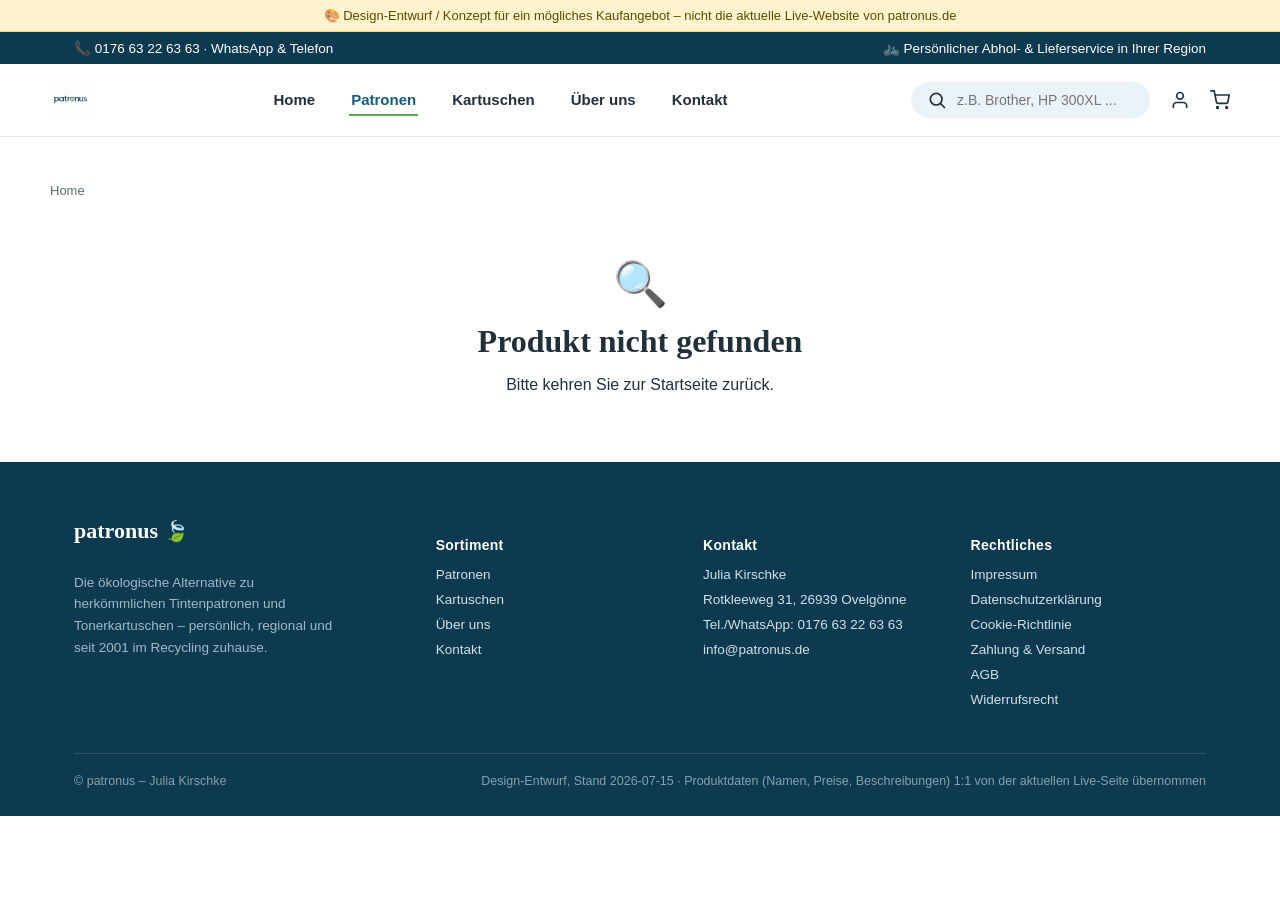
<file: produkt.html>
<!DOCTYPE html>
<html lang="de">
<head>
<meta charset="UTF-8" />
<meta name="viewport" content="width=device-width, initial-scale=1" />
<title>Produkt – patronus (Seitenentwurf)</title>
<link rel="stylesheet" href="style.css" />
</head>
<body>

  <div class="concept-banner">
    🎨 Design-Entwurf / Konzept für ein mögliches Kaufangebot – nicht die aktuelle Live-Website von patronus.de
  </div>

  <div class="announcement">
    <div class="wrapper">
      <span>📞 0176 63 22 63 63 · WhatsApp &amp; Telefon</span>
      <span>🚲 Persönlicher Abhol- &amp; Lieferservice in Ihrer Region</span>
    </div>
  </div>

  <header class="site-header">
    <div class="wrapper header-inner">
      <a class="logo" href="index.html"><img src="logo-entwurf.png" alt="patronus Logo" /></a>
      <nav class="main-nav">
        <ul>
          <li><a href="index.html">Home</a></li>
          <li><a class="active" href="patronen.html">Patronen</a></li>
          <li><a href="kartuschen.html">Kartuschen</a></li>
          <li><a href="index.html#ueber-uns">Über uns</a></li>
          <li><a href="kontakt.html">Kontakt</a></li>
        </ul>
      </nav>
      <div class="header-icons">
        <form class="search-form header-search" role="search">
          <button type="submit" class="search-form-icon" aria-label="Suchen" style="background:none;border:none;padding:0;cursor:pointer;display:flex">
            <svg viewBox="0 0 24 24" fill="none" stroke-width="2" stroke-linecap="round"><circle cx="11" cy="11" r="7"/><line x1="21" y1="21" x2="16.65" y2="16.65"/></svg>
          </button>
          <input type="text" name="q" placeholder="z.B. Brother, HP 300XL ..." />
        </form>
        <a href="#" aria-label="Konto"><svg viewBox="0 0 24 24" fill="none" stroke-width="2" stroke-linecap="round"><path d="M20 21v-2a4 4 0 0 0-4-4H8a4 4 0 0 0-4 4v2"/><circle cx="12" cy="7" r="4"/></svg></a>
        <a class="header-minicart" href="warenkorb.html" aria-label="Warenkorb">
          <svg viewBox="0 0 24 24" fill="none" stroke-width="2" stroke-linecap="round"><circle cx="9" cy="21" r="1"/><circle cx="20" cy="21" r="1"/><path d="M1 1h4l2.68 13.39a2 2 0 0 0 2 1.61h9.72a2 2 0 0 0 2-1.61L23 6H6"/></svg>
          <span class="header-minicart-badge"></span>
        </a>
      </div>
    </div>
  </header>

  <div class="wrapper pdp">
    <div class="breadcrumb" id="pdp-crumb"></div>
    <div id="pdp-content"></div>
    <div id="pdp-related"></div>
  </div>

  <footer>
    <div class="wrapper">
      <div class="footer-grid">
        <div class="footer-brand">
          <div class="footer-logo">patronus<span class="leaf">🍃</span></div>
          <p>Die ökologische Alternative zu herkömmlichen Tintenpatronen und Tonerkartuschen – persönlich, regional und seit 2001 im Recycling zuhause.</p>
        </div>
        <div>
          <h4>Sortiment</h4>
          <ul>
            <li><a href="patronen.html">Patronen</a></li>
            <li><a href="kartuschen.html">Kartuschen</a></li>
            <li><a href="index.html#ueber-uns">Über uns</a></li>
            <li><a href="kontakt.html">Kontakt</a></li>
          </ul>
        </div>
        <div>
          <h4>Kontakt</h4>
          <ul>
            <li>Julia Kirschke</li>
            <li>Rotkleeweg 31, 26939 Ovelgönne</li>
            <li>Tel./WhatsApp: 0176 63 22 63 63</li>
            <li>info@patronus.de</li>
          </ul>
        </div>
        <div>
          <h4>Rechtliches</h4>
          <ul>
            <li><a href="#">Impressum</a></li>
            <li><a href="#">Datenschutzerklärung</a></li>
            <li><a href="#">Cookie-Richtlinie</a></li>
            <li><a href="#">Zahlung &amp; Versand</a></li>
            <li><a href="#">AGB</a></li>
            <li><a href="#">Widerrufsrecht</a></li>
          </ul>
        </div>
      </div>
      <div class="footer-bottom">
        <span>© patronus – Julia Kirschke</span>
        <span>Design-Entwurf, Stand 2026-07-15 · Produktdaten (Namen, Preise, Beschreibungen) 1:1 von der aktuellen Live-Seite übernommen</span>
      </div>
    </div>
  </footer>

  <script src="daten.js"></script>
  <script src="app.js"></script>
  <script>
    const id = qs('id');
    const p = getProdukt(id);
    const content = document.getElementById('pdp-content');
    const crumb = document.getElementById('pdp-crumb');
    if (!p) {
      crumb.innerHTML = '<a href="index.html">Home</a>';
      content.innerHTML = '<div class="search-empty"><div class="big">🔍</div><h1>Produkt nicht gefunden</h1><p>Bitte kehren Sie zur <a href="index.html">Startseite</a> zurück.</p></div>';
    } else {
      const catUrl = p.category==='patronen' ? 'patronen.html' : 'kartuschen.html';
      const catName = p.category==='patronen' ? 'Patronen' : 'Kartuschen';
      crumb.innerHTML = '<a href="index.html">Home</a><span class="sep">/</span><a href="'+catUrl+'">'+catName+'</a><span class="sep">/</span><span class="current">'+p.title+'</span>';
      const preis = fmtPreis(p.price, p.pricePrefix);
      const subBadge = p.sub ? '<span class="pdp-badge">'+p.subLabel+'</span>' : '';
      content.innerHTML =
        '<div class="pdp-grid">' +
          '<div class="pdp-gallery"><img src="'+p.image+'" alt="'+p.title+'" /></div>' +
          '<div class="pdp-info">' +
            '<div class="pdp-badge-row"><span class="pdp-badge eco">🌱 100 % recycelt</span>'+subBadge+'</div>' +
            '<h1>'+p.title+'</h1>' +
            '<div class="pdp-price">'+preis+'</div>' +
            '<div class="pdp-vat">inkl. MwSt., zzgl. <a href="#">Versand</a></div>' +
            '<div class="pdp-stock"><span class="dot"></span> Auf Lager – in 1–2 Werktagen bei Ihnen</div>' +
            '<div class="pdp-buy">' +
              '<div class="qty"><button type="button" onclick="stepQty(-1)">−</button><input id="qty" type="number" value="1" min="1" /><button type="button" onclick="stepQty(1)">+</button></div>' +
              '<button class="btn-buy" onclick="inWarenkorb(p.id, parseInt(document.getElementById(\'qty\').value)||1); kaufFeedback(this);">In den Warenkorb</button>' +
            '</div>' +
            '<ul class="pdp-usps">' +
              '<li><span class="ic">✓</span> Ausschließlich Original-Verpackungen, fachgerecht wiederbefüllt</li>' +
              '<li><span class="ic">✓</span> Vor Versand geprüft – volle Funktionsfähigkeit</li>' +
              '<li><span class="ic">✓</span> Persönlicher Abhol- &amp; Lieferservice in der Region möglich</li>' +
            '</ul>' +
            '<div class="pdp-desc">' +
              '<h3>Beschreibung &amp; Kompatibilität</h3>' +
              '<div class="compat"><span class="compat-label">Kompatibel mit folgenden Geräten / Modellen:</span>'+ (p.desc || 'Details auf Anfrage.') +'</div>' +
              '<p class="pdp-legal">Alle Markennamen und Bezeichnungen von Geräteherstellern dienen ausschließlich der Anzeige der Kompatibilität und sind nicht auf dieses Produkt übertragbar. Kompatible Patrone/Kartusche von Fremdanbieter, kein Originalprodukt des jeweiligen Herstellers.</p>' +
            '</div>' +
          '</div>' +
        '</div>';
      // related
      const rel = PRODUKTE.filter(x => x.category===p.category && (p.sub? x.sub===p.sub : true) && x.id!==p.id).slice(0,4);
      if (rel.length) {
        document.getElementById('pdp-related').innerHTML =
          '<div class="related-head"><h2>Weitere passende Produkte</h2></div><div class="product-grid">'+rel.map(karteHTML).join('')+'</div>';
      }
    }
    function stepQty(d){ const el=document.getElementById('qty'); el.value=Math.max(1,(parseInt(el.value)||1)+d); }
    function kaufFeedback(btn){ const o=btn.textContent; btn.textContent='✓ Zum Warenkorb hinzugefügt'; setTimeout(()=>btn.textContent=o,1400); }
  </script>
</body>
</html>
</file>
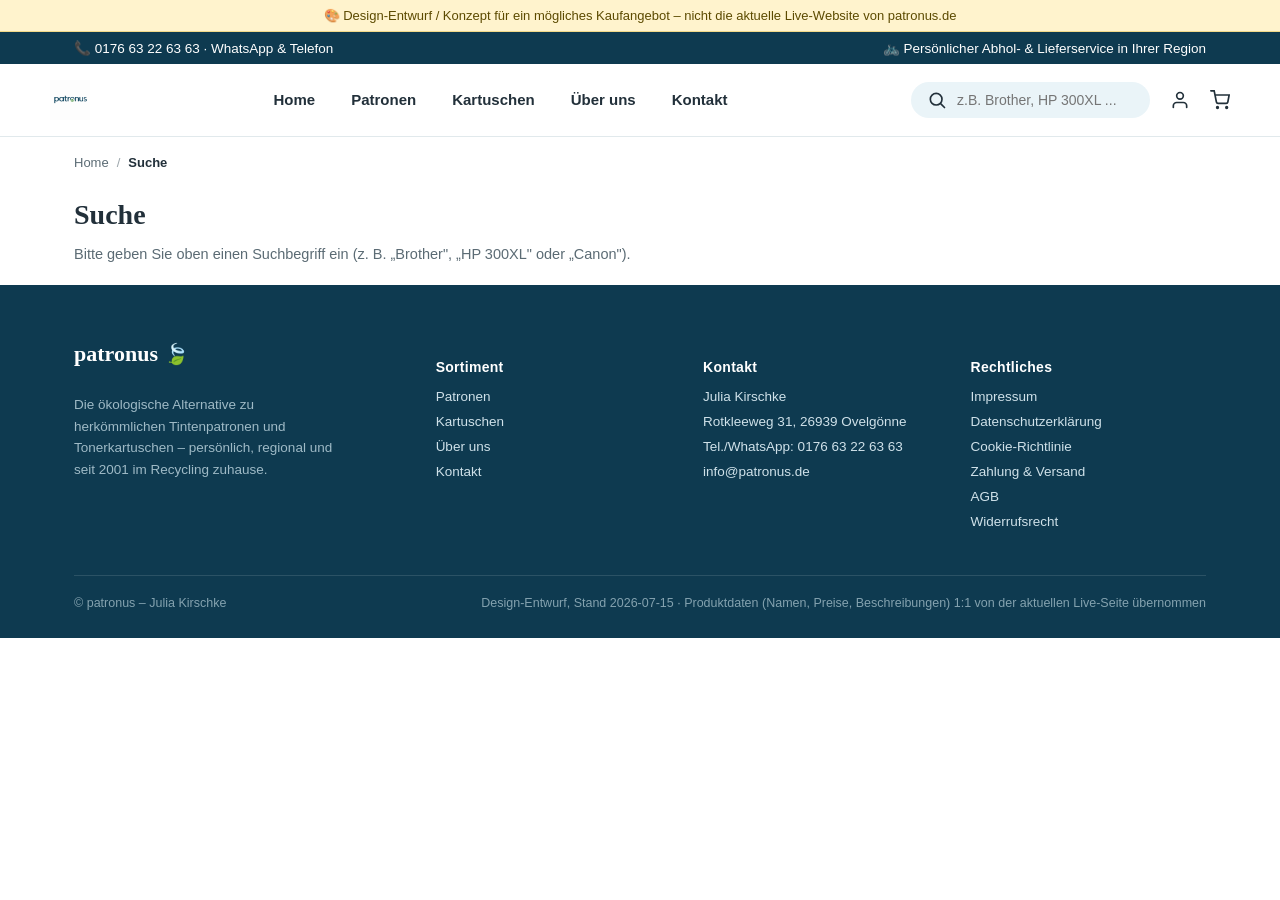
<file: suche.html>
<!DOCTYPE html>
<html lang="de">
<head>
<meta charset="UTF-8" />
<meta name="viewport" content="width=device-width, initial-scale=1" />
<title>Suche – patronus (Seitenentwurf)</title>
<link rel="stylesheet" href="style.css" />
</head>
<body>

  <div class="concept-banner">
    🎨 Design-Entwurf / Konzept für ein mögliches Kaufangebot – nicht die aktuelle Live-Website von patronus.de
  </div>

  <div class="announcement">
    <div class="wrapper">
      <span>📞 0176 63 22 63 63 · WhatsApp &amp; Telefon</span>
      <span>🚲 Persönlicher Abhol- &amp; Lieferservice in Ihrer Region</span>
    </div>
  </div>

  <header class="site-header">
    <div class="wrapper header-inner">
      <a class="logo" href="index.html"><img src="logo-entwurf.png" alt="patronus Logo" /></a>
      <nav class="main-nav">
        <ul>
          <li><a href="index.html">Home</a></li>
          <li><a href="patronen.html">Patronen</a></li>
          <li><a href="kartuschen.html">Kartuschen</a></li>
          <li><a href="index.html#ueber-uns">Über uns</a></li>
          <li><a href="kontakt.html">Kontakt</a></li>
        </ul>
      </nav>
      <div class="header-icons">
        <form class="search-form header-search" role="search">
          <button type="submit" class="search-form-icon" aria-label="Suchen" style="background:none;border:none;padding:0;cursor:pointer;display:flex">
            <svg viewBox="0 0 24 24" fill="none" stroke-width="2" stroke-linecap="round"><circle cx="11" cy="11" r="7"/><line x1="21" y1="21" x2="16.65" y2="16.65"/></svg>
          </button>
          <input type="text" name="q" placeholder="z.B. Brother, HP 300XL ..." />
        </form>
        <a href="#" aria-label="Konto"><svg viewBox="0 0 24 24" fill="none" stroke-width="2" stroke-linecap="round"><path d="M20 21v-2a4 4 0 0 0-4-4H8a4 4 0 0 0-4 4v2"/><circle cx="12" cy="7" r="4"/></svg></a>
        <a class="header-minicart" href="warenkorb.html" aria-label="Warenkorb">
          <svg viewBox="0 0 24 24" fill="none" stroke-width="2" stroke-linecap="round"><circle cx="9" cy="21" r="1"/><circle cx="20" cy="21" r="1"/><path d="M1 1h4l2.68 13.39a2 2 0 0 0 2 1.61h9.72a2 2 0 0 0 2-1.61L23 6H6"/></svg>
          <span class="header-minicart-badge"></span>
        </a>
      </div>
    </div>
  </header>

  <div class="wrapper">
    <div class="breadcrumb"><a href="index.html">Home</a><span class="sep">/</span><span class="current">Suche</span></div>
    <div class="search-summary" id="search-summary"></div>
    <div id="search-results"></div>
  </div>

  <footer>
    <div class="wrapper">
      <div class="footer-grid">
        <div class="footer-brand">
          <div class="footer-logo">patronus<span class="leaf">🍃</span></div>
          <p>Die ökologische Alternative zu herkömmlichen Tintenpatronen und Tonerkartuschen – persönlich, regional und seit 2001 im Recycling zuhause.</p>
        </div>
        <div>
          <h4>Sortiment</h4>
          <ul>
            <li><a href="patronen.html">Patronen</a></li>
            <li><a href="kartuschen.html">Kartuschen</a></li>
            <li><a href="index.html#ueber-uns">Über uns</a></li>
            <li><a href="kontakt.html">Kontakt</a></li>
          </ul>
        </div>
        <div>
          <h4>Kontakt</h4>
          <ul>
            <li>Julia Kirschke</li>
            <li>Rotkleeweg 31, 26939 Ovelgönne</li>
            <li>Tel./WhatsApp: 0176 63 22 63 63</li>
            <li>info@patronus.de</li>
          </ul>
        </div>
        <div>
          <h4>Rechtliches</h4>
          <ul>
            <li><a href="#">Impressum</a></li>
            <li><a href="#">Datenschutzerklärung</a></li>
            <li><a href="#">Cookie-Richtlinie</a></li>
            <li><a href="#">Zahlung &amp; Versand</a></li>
            <li><a href="#">AGB</a></li>
            <li><a href="#">Widerrufsrecht</a></li>
          </ul>
        </div>
      </div>
      <div class="footer-bottom">
        <span>© patronus – Julia Kirschke</span>
        <span>Design-Entwurf, Stand 2026-07-15 · Produktdaten (Namen, Preise, Beschreibungen) 1:1 von der aktuellen Live-Seite übernommen</span>
      </div>
    </div>
  </footer>

  <script src="daten.js"></script>
  <script src="app.js"></script>
  <script>
    const term = qs('q') || '';
    const box = document.getElementById('search-summary');
    const res = document.getElementById('search-results');
    const treffer = sucheProdukte(term);
    if (!term) {
      box.innerHTML = '<h1>Suche</h1><p>Bitte geben Sie oben einen Suchbegriff ein (z.&nbsp;B. „Brother", „HP 300XL" oder „Canon").</p>';
    } else if (treffer.length===0) {
      box.innerHTML = '<h1>Keine Treffer für „'+term+'"</h1>';
      res.innerHTML = '<div class="search-empty"><div class="big">🔍</div><p>Zu Ihrer Suche haben wir leider nichts gefunden. Schreiben Sie uns per WhatsApp (0176 63 22 63 63) – wir helfen gern persönlich weiter.</p></div>';
    } else {
      box.innerHTML = '<h1>'+treffer.length+' Treffer für „'+term+'"</h1><p>Patronen und Kartuschen, die zu Ihrer Suche passen.</p>';
      res.innerHTML = '<div class="product-grid" style="margin-top:24px">'+treffer.map(karteHTML).join('')+'</div>';
    }
    // Suchfeld im Header mit dem Begriff vorbelegen
    document.querySelectorAll('.search-form input[name=q]').forEach(i => i.value = term);
  </script>
</body>
</html>
</file>
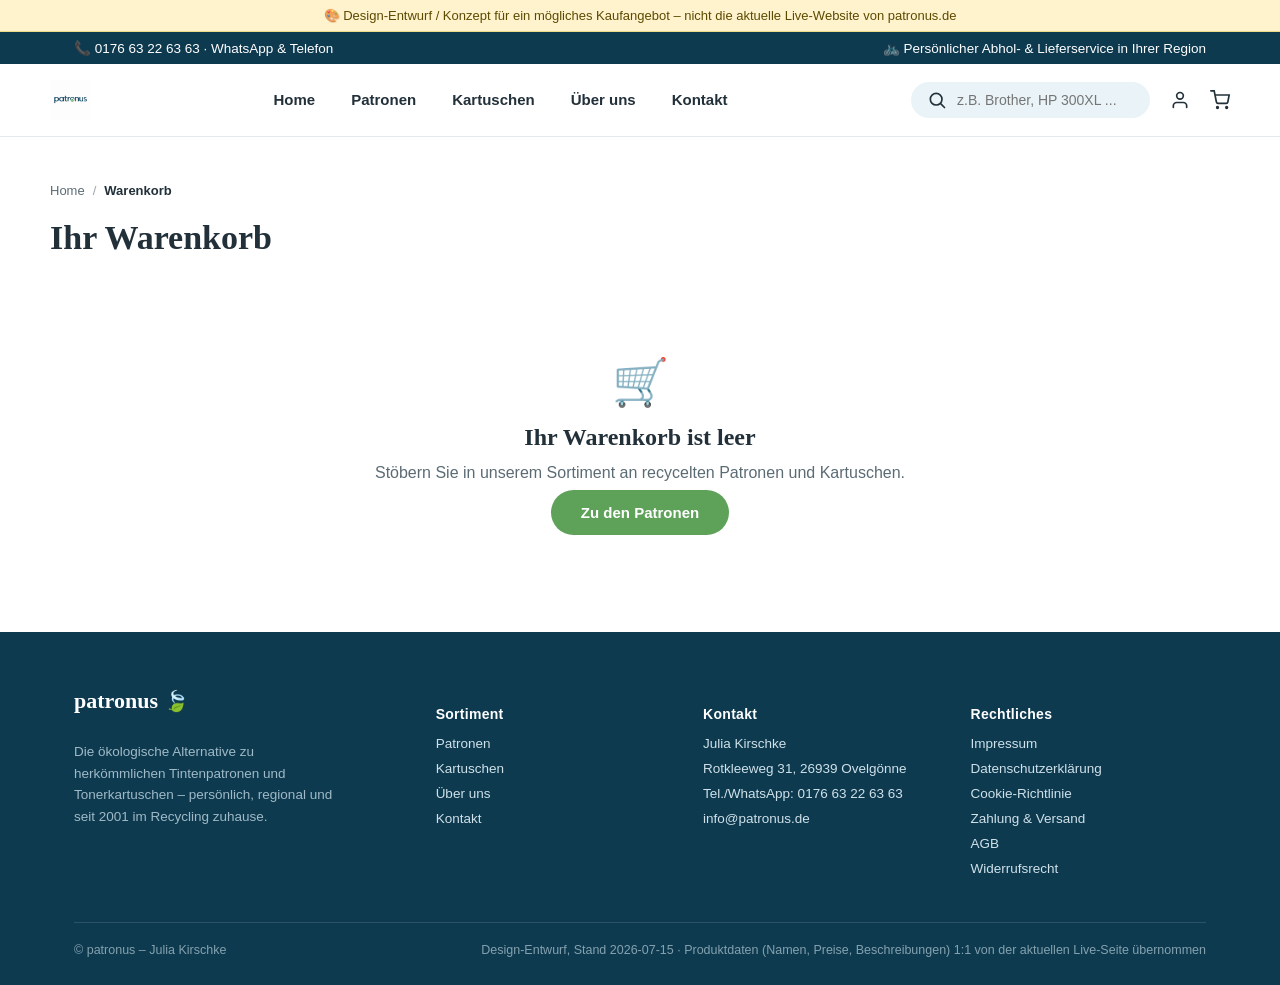
<file: warenkorb.html>
<!DOCTYPE html>
<html lang="de">
<head>
<meta charset="UTF-8" />
<meta name="viewport" content="width=device-width, initial-scale=1" />
<title>Warenkorb – patronus (Seitenentwurf)</title>
<link rel="stylesheet" href="style.css" />
</head>
<body>

  <div class="concept-banner">
    🎨 Design-Entwurf / Konzept für ein mögliches Kaufangebot – nicht die aktuelle Live-Website von patronus.de
  </div>

  <div class="announcement">
    <div class="wrapper">
      <span>📞 0176 63 22 63 63 · WhatsApp &amp; Telefon</span>
      <span>🚲 Persönlicher Abhol- &amp; Lieferservice in Ihrer Region</span>
    </div>
  </div>

  <header class="site-header">
    <div class="wrapper header-inner">
      <a class="logo" href="index.html"><img src="logo-entwurf.png" alt="patronus Logo" /></a>
      <nav class="main-nav">
        <ul>
          <li><a href="index.html">Home</a></li>
          <li><a href="patronen.html">Patronen</a></li>
          <li><a href="kartuschen.html">Kartuschen</a></li>
          <li><a href="index.html#ueber-uns">Über uns</a></li>
          <li><a href="kontakt.html">Kontakt</a></li>
        </ul>
      </nav>
      <div class="header-icons">
        <form class="search-form header-search" role="search">
          <button type="submit" class="search-form-icon" aria-label="Suchen" style="background:none;border:none;padding:0;cursor:pointer;display:flex">
            <svg viewBox="0 0 24 24" fill="none" stroke-width="2" stroke-linecap="round"><circle cx="11" cy="11" r="7"/><line x1="21" y1="21" x2="16.65" y2="16.65"/></svg>
          </button>
          <input type="text" name="q" placeholder="z.B. Brother, HP 300XL ..." />
        </form>
        <a href="#" aria-label="Konto"><svg viewBox="0 0 24 24" fill="none" stroke-width="2" stroke-linecap="round"><path d="M20 21v-2a4 4 0 0 0-4-4H8a4 4 0 0 0-4 4v2"/><circle cx="12" cy="7" r="4"/></svg></a>
        <a class="header-minicart" href="warenkorb.html" aria-label="Warenkorb">
          <svg viewBox="0 0 24 24" fill="none" stroke-width="2" stroke-linecap="round"><circle cx="9" cy="21" r="1"/><circle cx="20" cy="21" r="1"/><path d="M1 1h4l2.68 13.39a2 2 0 0 0 2 1.61h9.72a2 2 0 0 0 2-1.61L23 6H6"/></svg>
          <span class="header-minicart-badge"></span>
        </a>
      </div>
    </div>
  </header>

  <div class="wrapper cart-wrap">
    <div class="breadcrumb"><a href="index.html">Home</a><span class="sep">/</span><span class="current">Warenkorb</span></div>
    <div class="page-hero" style="padding-bottom:16px"><h1>Ihr Warenkorb</h1></div>
    <div id="cart-root"></div>
  </div>

  <footer>
    <div class="wrapper">
      <div class="footer-grid">
        <div class="footer-brand">
          <div class="footer-logo">patronus<span class="leaf">🍃</span></div>
          <p>Die ökologische Alternative zu herkömmlichen Tintenpatronen und Tonerkartuschen – persönlich, regional und seit 2001 im Recycling zuhause.</p>
        </div>
        <div>
          <h4>Sortiment</h4>
          <ul>
            <li><a href="patronen.html">Patronen</a></li>
            <li><a href="kartuschen.html">Kartuschen</a></li>
            <li><a href="index.html#ueber-uns">Über uns</a></li>
            <li><a href="kontakt.html">Kontakt</a></li>
          </ul>
        </div>
        <div>
          <h4>Kontakt</h4>
          <ul>
            <li>Julia Kirschke</li>
            <li>Rotkleeweg 31, 26939 Ovelgönne</li>
            <li>Tel./WhatsApp: 0176 63 22 63 63</li>
            <li>info@patronus.de</li>
          </ul>
        </div>
        <div>
          <h4>Rechtliches</h4>
          <ul>
            <li><a href="#">Impressum</a></li>
            <li><a href="#">Datenschutzerklärung</a></li>
            <li><a href="#">Cookie-Richtlinie</a></li>
            <li><a href="#">Zahlung &amp; Versand</a></li>
            <li><a href="#">AGB</a></li>
            <li><a href="#">Widerrufsrecht</a></li>
          </ul>
        </div>
      </div>
      <div class="footer-bottom">
        <span>© patronus – Julia Kirschke</span>
        <span>Design-Entwurf, Stand 2026-07-15 · Produktdaten (Namen, Preise, Beschreibungen) 1:1 von der aktuellen Live-Seite übernommen</span>
      </div>
    </div>
  </footer>

  <script src="daten.js"></script>
  <script src="app.js"></script>
  <script>
    function renderCart(){
      const cart = ladeWarenkorb();
      const root = document.getElementById('cart-root');
      if (!cart.length){
        root.innerHTML = '<div class="cart-empty"><div class="big">🛒</div><h2>Ihr Warenkorb ist leer</h2><p style="color:var(--text-muted);margin:8px 0 22px">Stöbern Sie in unserem Sortiment an recycelten Patronen und Kartuschen.</p><a class="btn-buy" href="patronen.html">Zu den Patronen</a></div>';
        return;
      }
      let lines = '';
      cart.forEach(z => {
        const p = getProdukt(z.id); if(!p) return;
        const zeilenpreis = p.price ? (p.price*z.menge).toFixed(2).replace('.',',')+' €' : '–';
        lines +=
          '<div class="cart-line">' +
            '<div class="cart-line-img"><img src="'+p.image+'" alt="'+p.title+'"></div>' +
            '<div><div class="cart-line-title"><a href="produkt.html?id='+p.id+'" style="color:inherit">'+p.title+'</a></div>' +
              '<div class="cart-line-sub">'+(p.category==='patronen'?'Tintenpatrone · '+p.subLabel:'Tonerkartusche')+'</div>' +
              '<button class="cart-line-remove" onclick="entferneAusWarenkorb(\''+p.id+'\'); renderCart();">Entfernen</button></div>' +
            '<div class="cart-line-right">' +
              '<div class="qty"><button type="button" onclick="chg(\''+p.id+'\',-1)">−</button><input type="number" value="'+z.menge+'" min="1" onchange="setzeMenge(\''+p.id+'\',parseInt(this.value)||1); renderCart();"><button type="button" onclick="chg(\''+p.id+'\',1)">+</button></div>' +
              '<div class="cart-line-price">'+zeilenpreis+'</div>' +
            '</div>' +
          '</div>';
      });
      const summe = warenkorbSumme();
      const versand = summe >= 30 ? 0 : 4.90;
      const gesamt = summe + versand;
      root.innerHTML =
        '<div class="cart-grid"><div class="cart-lines">'+lines+'</div>' +
        '<div class="cart-summary"><h3>Zusammenfassung</h3>' +
          '<div class="row"><span>Zwischensumme</span><span>'+summe.toFixed(2).replace('.',',')+' €</span></div>' +
          '<div class="row"><span>Versand'+(versand===0?' (gratis ab 30 €)':'')+'</span><span>'+(versand===0?'0,00 €':versand.toFixed(2).replace('.',',')+' €')+'</span></div>' +
          '<div class="row total"><span>Gesamt</span><span>'+gesamt.toFixed(2).replace('.',',')+' €</span></div>' +
          '<a class="btn-buy" href="kasse.html">Zur Kasse</a>' +
          '<div class="hint">inkl. MwSt. · Demo-Warenkorb, keine echte Bestellung</div>' +
        '</div></div>';
    }
    function chg(id,d){ const c=ladeWarenkorb().find(z=>z.id===id); const m=Math.max(1,(c?c.menge:1)+d); setzeMenge(id,m); renderCart(); }
    renderCart();
  </script>
</body>
</html>
</file>
<file: style.css>
:root{
  --petrol-900:#0E3A50;
  --petrol-700:#145C7D;
  --petrol-600:#1A6E94;
  --petrol-500:#1C7DA6;
  --petrol-50:#EAF4F8;
  --green-500:#5EA25A;
  --green-600:#4C8A49;
  --green-50:#EEF7ED;
  --text-dark:#22303A;
  --text-muted:#5B6B74;
  --white:#FFFFFF;
  --border:#E1E9EC;
  --radius:14px;
}
*{box-sizing:border-box;}
body{
  margin:0;
  font-family:"Segoe UI", Roboto, Helvetica, Arial, sans-serif;
  color:var(--text-dark);
  background:var(--white);
}
h1,h2,h3{
  font-family:"Georgia", "Fira Sans", serif;
  font-weight:600;
  margin:0 0 .5em 0;
  line-height:1.2;
}
a{ text-decoration:none; color:inherit; }
.wrapper{ max-width:1180px; margin:0 auto; padding:0 24px; }
ul{ list-style:none; margin:0; padding:0; }

/* ---------- Concept banner (nur für die Vorschau, nicht Teil des Designs) ---------- */
.concept-banner{
  background:#FFF3CD;
  color:#5C4A00;
  text-align:center;
  font-size:13px;
  padding:8px 16px;
  border-bottom:1px solid #F1D98A;
}

/* ---------- Announcement bar ---------- */
.announcement{
  background:var(--petrol-900);
  color:var(--white);
  font-size:13.5px;
}
.announcement .wrapper{
  display:flex; justify-content:space-between; align-items:center;
  padding-top:8px; padding-bottom:8px; flex-wrap:wrap; gap:6px;
}
.announcement a{ font-weight:600; }

/* ---------- Header ---------- */
header.site-header{
  border-bottom:1px solid var(--border);
  background:var(--white);
  position:relative;
}
.header-inner{
  display:flex; align-items:center; justify-content:space-between;
  padding:16px 0;
  gap:24px;
}
.logo img{ height:40px; display:block; }
nav.main-nav ul{ display:flex; gap:32px; }
nav.main-nav a{
  font-size:15px; font-weight:600; color:var(--text-dark);
  padding:6px 2px; border-bottom:2px solid transparent;
}
nav.main-nav a.active, nav.main-nav a:hover{ border-bottom-color:var(--green-500); color:var(--petrol-700); }
.header-icons{ display:flex; align-items:center; gap:20px; }
.header-icons svg{ width:20px; height:20px; stroke:var(--text-dark); }
.header-search{
  display:flex; align-items:center; background:var(--petrol-50);
  border-radius:999px; padding:8px 16px; gap:8px; min-width:220px;
}
.header-search input{
  border:none; background:transparent; outline:none; font-size:14px; width:100%;
  color:var(--text-dark);
}

/* ---------- Breadcrumb ---------- */
.breadcrumb{ padding:18px 0 0; font-size:13px; color:var(--text-muted); }
.breadcrumb a:hover{ color:var(--petrol-700); }
.breadcrumb .sep{ margin:0 8px; opacity:.6; }
.breadcrumb .current{ color:var(--text-dark); font-weight:600; }

/* ---------- Compact page hero (Kategorie-Seiten) ---------- */
.page-hero{ padding:20px 0 36px; }
.page-hero h1{ font-size:34px; margin-bottom:10px; }
.page-hero p{ color:var(--text-muted); font-size:15.5px; max-width:640px; line-height:1.6; }

/* ---------- Subcategory nav (Patronen-Seite) ---------- */
.subcat-nav{
  display:flex; gap:10px; flex-wrap:wrap; margin:28px 0 8px; padding-bottom:24px; border-bottom:1px solid var(--border);
}
.subcat-nav a{
  background:var(--petrol-50); color:var(--petrol-700); font-weight:600; font-size:13.5px;
  padding:9px 18px; border-radius:999px; transition:background .15s ease;
}
.subcat-nav a:hover, .subcat-nav a.active{ background:var(--petrol-700); color:var(--white); }

/* ---------- Product category sections ---------- */
.product-section{ padding:48px 0 12px; scroll-margin-top:90px; }
.product-section-head{ display:flex; align-items:baseline; justify-content:space-between; gap:16px; margin-bottom:24px; flex-wrap:wrap; }
.product-section-head h2{ font-size:24px; margin-bottom:2px; }
.product-section-head span{ color:var(--text-muted); font-size:13.5px; }

/* ---------- Product grid & card ---------- */
.product-grid{
  display:grid; grid-template-columns:repeat(4, 1fr); gap:22px;
}
.product-card{
  border:1px solid var(--border); border-radius:var(--radius); overflow:hidden;
  background:var(--white); display:flex; flex-direction:column;
  transition:box-shadow .15s ease, transform .15s ease;
}
.product-card:hover{ box-shadow:0 10px 24px rgba(14,58,80,.10); transform:translateY(-2px); }
.product-card .product-image{
  aspect-ratio:4/3; background:#F6F9FA; display:flex; align-items:center; justify-content:center;
  padding:14px; border-bottom:1px solid var(--border);
}
.product-card .product-image img{ width:100%; height:100%; object-fit:contain; }
.product-card .product-card-link{ display:flex; flex-direction:column; flex:1; color:inherit; }
.product-card .product-body{ padding:16px; flex:1; display:flex; flex-direction:column; }
.product-card .product-title{ font-size:14.5px; font-weight:700; margin-bottom:6px; color:var(--text-dark); }
.product-card .product-price{ margin-top:auto; font-size:15px; font-weight:700; color:var(--petrol-700); }
.product-card .product-price .from{ font-weight:500; font-size:12.5px; color:var(--text-muted); margin-right:3px; }
.product-card .product-stock{ font-size:12px; color:var(--green-600); font-weight:600; margin-top:4px; }
.product-card .btn-cart{
  margin:0 16px 16px; padding:10px 14px; border:1px solid var(--green-500); background:var(--white);
  color:var(--green-600); font-weight:700; font-size:13px; border-radius:999px; cursor:pointer;
  transition:background .15s ease, color .15s ease;
}
.product-card .btn-cart:hover{ background:var(--green-500); color:var(--white); }
.product-card .btn-cart.added{ background:var(--green-600); color:var(--white); border-color:var(--green-600); }

/* ---------- Header minicart badge ---------- */
.header-minicart{ position:relative; }
.header-minicart-badge{
  position:absolute; top:-7px; right:-9px; min-width:17px; height:17px; padding:0 4px;
  background:var(--green-500); color:#fff; font-size:11px; font-weight:700; border-radius:999px;
  display:none; align-items:center; justify-content:center; line-height:1;
}
.header-icons a{ position:relative; display:inline-flex; }

/* ---------- Such-Dropdown (Autocomplete) ---------- */
.search-form{ position:relative; }
.search-suggest{
  position:absolute; top:calc(100% + 10px); left:0; right:0; min-width:340px;
  background:var(--white); border:1px solid var(--border); border-radius:14px;
  box-shadow:0 16px 40px rgba(14,58,80,.16); padding:6px; z-index:50; display:none;
  max-height:70vh; overflow:auto;
}
.search-suggest.open{ display:block; }
.suggest-item{ display:flex; align-items:center; gap:12px; padding:9px 10px; border-radius:10px; cursor:pointer; color:var(--text-dark); }
.suggest-item:hover, .suggest-item.active{ background:var(--petrol-50); }
.suggest-thumb{ width:44px; height:44px; flex:0 0 auto; background:#F6F9FA; border:1px solid var(--border); border-radius:8px; display:flex; align-items:center; justify-content:center; padding:4px; }
.suggest-thumb img{ max-width:100%; max-height:100%; object-fit:contain; }
.suggest-info{ flex:1; min-width:0; }
.suggest-title{ font-size:13.5px; font-weight:700; white-space:nowrap; overflow:hidden; text-overflow:ellipsis; }
.suggest-sub{ font-size:11.5px; color:var(--text-muted); }
.suggest-price{ font-size:13px; font-weight:700; color:var(--petrol-700); white-space:nowrap; }
.suggest-price .from{ font-weight:500; font-size:11.5px; color:var(--text-muted); margin-right:3px; }
.suggest-all{ display:block; text-align:center; padding:11px; font-size:13px; font-weight:700; color:var(--petrol-700); border-top:1px solid var(--border); margin-top:4px; }
.suggest-all:hover{ background:var(--petrol-50); border-radius:0 0 10px 10px; }
.suggest-empty{ padding:16px 12px; font-size:13px; color:var(--text-muted); text-align:center; }

/* ---------- Kontaktseite ---------- */
.contact-hero{ padding:28px 0 6px; }
.contact-hero h1{ font-size:32px; margin-bottom:8px; }
.contact-hero p{ color:var(--text-muted); font-size:15.5px; max-width:640px; line-height:1.6; }
.contact-grid{ display:grid; grid-template-columns:1fr 1fr; gap:44px; align-items:start; padding:28px 0 56px; }
.contact-cards{ display:grid; gap:16px; }
.contact-card{ border:1px solid var(--border); border-radius:var(--radius); padding:22px 24px; display:flex; gap:16px; align-items:flex-start; }
.contact-card .c-icon{ width:44px; height:44px; flex:0 0 auto; border-radius:12px; background:var(--petrol-50); color:var(--petrol-700); display:flex; align-items:center; justify-content:center; font-size:20px; }
.contact-card h3{ font-size:15.5px; margin:0 0 4px; }
.contact-card p{ margin:0; font-size:14px; color:var(--text-muted); line-height:1.6; }
.contact-card a{ color:var(--petrol-700); font-weight:600; }
.contact-card.highlight{ background:var(--green-50); border-color:#D7ECD5; }
.contact-form-card{ border:1px solid var(--border); border-radius:var(--radius); padding:28px; }
.contact-form-card h2{ font-size:20px; margin-bottom:6px; }
.contact-form-card .sub{ color:var(--text-muted); font-size:13.5px; margin-bottom:20px; }
.contact-form-card textarea{ padding:11px 13px; border:1px solid var(--border); border-radius:9px; font-size:14px; font-family:inherit; resize:vertical; min-height:120px; }
.contact-form-card textarea:focus{ outline:none; border-color:var(--petrol-500); }
.contact-note{ font-size:11.5px; color:var(--text-muted); margin-top:12px; }

/* ---------- Produkt-Detailseite ---------- */
.pdp{ padding:28px 0 12px; }
.pdp-grid{ display:grid; grid-template-columns:1fr 1fr; gap:48px; align-items:start; }
.pdp-gallery{
  background:#F6F9FA; border:1px solid var(--border); border-radius:var(--radius);
  padding:36px; display:flex; align-items:center; justify-content:center; aspect-ratio:1/1;
}
.pdp-gallery img{ max-width:100%; max-height:100%; object-fit:contain; }
.pdp-info h1{ font-size:30px; margin-bottom:6px; }
.pdp-badge-row{ display:flex; gap:8px; flex-wrap:wrap; margin:6px 0 18px; }
.pdp-badge{
  background:var(--petrol-50); color:var(--petrol-700); font-size:12px; font-weight:600;
  padding:5px 12px; border-radius:999px;
}
.pdp-badge.eco{ background:var(--green-50); color:var(--green-600); }
.pdp-price{ font-size:30px; font-weight:800; color:var(--petrol-700); margin:8px 0 4px; }
.pdp-price .from{ font-size:15px; font-weight:500; color:var(--text-muted); margin-right:5px; }
.pdp-vat{ font-size:12.5px; color:var(--text-muted); margin-bottom:20px; }
.pdp-stock{ display:inline-flex; align-items:center; gap:7px; font-size:13.5px; font-weight:600; color:var(--green-600); margin-bottom:22px; }
.pdp-stock .dot{ width:8px; height:8px; border-radius:50%; background:var(--green-500); }
.pdp-buy{ display:flex; gap:12px; align-items:center; margin-bottom:26px; flex-wrap:wrap; }
.qty{ display:inline-flex; align-items:center; border:1px solid var(--border); border-radius:999px; overflow:hidden; }
.qty button{ width:38px; height:44px; border:none; background:var(--white); font-size:18px; cursor:pointer; color:var(--petrol-700); }
.qty button:hover{ background:var(--petrol-50); }
.qty input{ width:44px; height:44px; text-align:center; border:none; border-left:1px solid var(--border); border-right:1px solid var(--border); font-size:15px; font-weight:600; -moz-appearance:textfield; }
.qty input::-webkit-outer-spin-button, .qty input::-webkit-inner-spin-button{ -webkit-appearance:none; margin:0; }
.btn-buy{ background:var(--green-500); color:#fff; border:none; padding:14px 30px; border-radius:999px; font-weight:700; font-size:15px; cursor:pointer; transition:background .15s ease; }
.btn-buy:hover{ background:var(--green-600); }
.pdp-desc{ border-top:1px solid var(--border); padding-top:24px; }
.pdp-desc h3{ font-size:16px; margin-bottom:10px; }
.pdp-desc .compat{ background:#F6F9FA; border:1px solid var(--border); border-radius:10px; padding:16px 18px; font-size:13.5px; line-height:1.7; color:var(--text-dark); }
.pdp-desc .compat-label{ display:block; font-weight:700; color:var(--petrol-700); margin-bottom:6px; font-size:13px; }
.pdp-legal{ font-size:11.5px; color:var(--text-muted); margin-top:14px; line-height:1.5; }
.pdp-usps{ list-style:none; padding:0; margin:18px 0 0; display:grid; gap:10px; }
.pdp-usps li{ display:flex; align-items:center; gap:10px; font-size:13.5px; color:var(--text-dark); }
.pdp-usps li .ic{ color:var(--green-600); font-weight:700; }
.related-head{ margin:64px 0 24px; }
.related-head h2{ font-size:22px; }

/* ---------- Suche ---------- */
.search-summary{ padding:28px 0 8px; }
.search-summary h1{ font-size:28px; margin-bottom:6px; }
.search-summary p{ color:var(--text-muted); font-size:14.5px; }
.search-empty{ text-align:center; padding:60px 0 40px; }
.search-empty .big{ font-size:44px; margin-bottom:12px; }

/* ---------- Warenkorb ---------- */
.cart-wrap{ padding:28px 0 40px; }
.cart-grid{ display:grid; grid-template-columns:1fr 340px; gap:36px; align-items:start; }
.cart-lines{ display:flex; flex-direction:column; gap:0; }
.cart-line{ display:grid; grid-template-columns:84px 1fr auto; gap:18px; align-items:center; padding:18px 0; border-bottom:1px solid var(--border); }
.cart-line-img{ width:84px; height:84px; background:#F6F9FA; border:1px solid var(--border); border-radius:10px; display:flex; align-items:center; justify-content:center; padding:8px; }
.cart-line-img img{ max-width:100%; max-height:100%; object-fit:contain; }
.cart-line-title{ font-weight:700; font-size:15px; }
.cart-line-sub{ font-size:12.5px; color:var(--text-muted); margin-top:2px; }
.cart-line-remove{ background:none; border:none; color:var(--text-muted); font-size:12.5px; cursor:pointer; margin-top:8px; padding:0; text-decoration:underline; }
.cart-line-remove:hover{ color:#C0392B; }
.cart-line-right{ text-align:right; display:flex; flex-direction:column; align-items:flex-end; gap:10px; }
.cart-line-price{ font-weight:700; color:var(--petrol-700); font-size:15px; }
.cart-summary{ background:var(--petrol-50); border-radius:var(--radius); padding:26px; position:sticky; top:20px; }
.cart-summary h3{ font-size:17px; margin-bottom:16px; }
.cart-summary .row{ display:flex; justify-content:space-between; font-size:14px; margin-bottom:10px; color:var(--text-dark); }
.cart-summary .row.total{ font-size:19px; font-weight:800; color:var(--petrol-900); border-top:1px solid #C9DEE8; padding-top:14px; margin-top:14px; }
.cart-summary .btn-buy{ display:block; width:100%; margin-top:20px; text-align:center; box-sizing:border-box; }
.cart-summary .hint{ font-size:12px; color:var(--text-muted); margin-top:12px; text-align:center; }
.cart-empty{ text-align:center; padding:70px 0; }
.cart-empty .big{ font-size:46px; margin-bottom:14px; }

/* ---------- Checkout ---------- */
.checkout-steps{ display:flex; gap:0; margin:28px 0 36px; border:1px solid var(--border); border-radius:999px; overflow:hidden; max-width:640px; }
.checkout-steps .step{ flex:1; text-align:center; padding:13px 8px; font-size:13px; font-weight:600; color:var(--text-muted); background:var(--white); position:relative; }
.checkout-steps .step.active{ background:var(--petrol-700); color:#fff; }
.checkout-steps .step.done{ background:var(--petrol-50); color:var(--petrol-700); }
.checkout-grid{ display:grid; grid-template-columns:1fr 340px; gap:36px; align-items:start; padding-bottom:50px; }
.form-card{ border:1px solid var(--border); border-radius:var(--radius); padding:26px; margin-bottom:22px; }
.form-card h3{ font-size:16px; margin-bottom:16px; }
.form-row{ display:grid; grid-template-columns:1fr 1fr; gap:14px; margin-bottom:14px; }
.form-field{ display:flex; flex-direction:column; gap:5px; }
.form-field.full{ grid-column:1 / -1; }
.form-field label{ font-size:12.5px; font-weight:600; color:var(--text-dark); }
.form-field input, .form-field select{ padding:11px 13px; border:1px solid var(--border); border-radius:9px; font-size:14px; font-family:inherit; }
.form-field input:focus, .form-field select:focus{ outline:none; border-color:var(--petrol-500); }
.pay-option{ display:flex; align-items:center; gap:12px; border:1px solid var(--border); border-radius:10px; padding:14px 16px; margin-bottom:10px; cursor:pointer; }
.pay-option:hover{ border-color:var(--petrol-500); }
.pay-option input{ width:18px; height:18px; }
.pay-option .pay-label{ font-weight:600; font-size:14px; }
.pay-option .pay-sub{ font-size:12px; color:var(--text-muted); }
.pay-disabled{ opacity:.55; }
.checkout-note{ background:#FFF3CD; border:1px solid #F1D98A; border-radius:10px; padding:14px 16px; font-size:12.5px; color:#5C4A00; margin-bottom:22px; }
.checkout-actions{ display:flex; justify-content:space-between; gap:12px; margin-top:8px; }
.btn-back{ background:var(--white); border:1px solid var(--border); color:var(--text-dark); padding:13px 24px; border-radius:999px; font-weight:600; font-size:14px; cursor:pointer; text-decoration:none; display:inline-block; }
.btn-back:hover{ background:var(--petrol-50); }
.mini-line{ display:flex; justify-content:space-between; gap:10px; font-size:13px; margin-bottom:9px; }
.mini-line .mini-title{ color:var(--text-dark); }
.mini-line .mini-qty{ color:var(--text-muted); }
.confirm-box{ text-align:center; padding:50px 0; }
.confirm-box .check{ width:74px; height:74px; border-radius:50%; background:var(--green-50); color:var(--green-600); display:flex; align-items:center; justify-content:center; font-size:38px; margin:0 auto 22px; }
.confirm-box h1{ font-size:30px; margin-bottom:12px; }
.confirm-box p{ color:var(--text-muted); font-size:15px; max-width:520px; margin:0 auto 8px; line-height:1.6; }
.confirm-order{ display:inline-block; background:var(--petrol-50); color:var(--petrol-700); font-weight:700; padding:8px 18px; border-radius:999px; margin:16px 0 24px; }

.category-banner{
  border-radius:var(--radius); padding:28px 32px; margin-bottom:8px; color:var(--white);
  display:flex; align-items:center; justify-content:space-between; gap:20px; flex-wrap:wrap;
}
.category-banner.petrol{ background:linear-gradient(135deg, var(--petrol-700), var(--petrol-900)); }
.category-banner.green{ background:linear-gradient(135deg, var(--green-600), #2F5B2D); }
.category-banner h2{ color:var(--white); font-size:20px; margin:0; }
.category-banner p{ color:rgba(255,255,255,.85); font-size:13.5px; margin:4px 0 0; }

.note-box{
  background:var(--green-50); border:1px solid #D7ECD5; border-radius:var(--radius);
  padding:20px 24px; margin:36px 0; display:flex; align-items:center; gap:16px; flex-wrap:wrap;
}
.note-box p{ margin:0; font-size:14px; color:var(--text-dark); }
.note-box strong{ color:var(--green-600); }

/* ---------- Hero (Homepage) ---------- */
.hero{
  position:relative;
  min-height:520px;
  display:flex; align-items:center;
  background:#000 url('hero-bild-entwurf.png') center/cover no-repeat;
}
.hero::before{
  content:"";
  position:absolute; inset:0;
  background:linear-gradient(90deg, rgba(14,58,80,.82) 0%, rgba(14,58,80,.55) 45%, rgba(14,58,80,.15) 80%);
}
.hero-content{
  position:relative; z-index:1;
  max-width:560px;
  padding:48px 24px;
  color:var(--white);
}
.hero-eyebrow{
  display:inline-flex; align-items:center; gap:8px;
  background:rgba(255,255,255,.15);
  border:1px solid rgba(255,255,255,.4);
  border-radius:999px; padding:6px 14px; font-size:13px; font-weight:600;
  margin-bottom:18px;
}
.hero h1{ font-size:40px; color:var(--white); }
.hero p{ font-size:17px; line-height:1.6; color:#EAF4F8; margin-bottom:28px; }
.cta-row{ display:flex; gap:14px; flex-wrap:wrap; }
.btn{
  display:inline-block; padding:13px 26px; border-radius:999px;
  font-weight:600; font-size:15px; transition:transform .15s ease; border:none; cursor:pointer;
}
.btn:hover{ transform:translateY(-1px); }
.btn-primary{ background:var(--green-500); color:var(--white); }
.btn-primary:hover{ background:var(--green-600); }
.btn-outline{ border:1.5px solid rgba(255,255,255,.75); color:var(--white); }
.btn-outline:hover{ background:rgba(255,255,255,.12); }

/* ---------- USP strip ---------- */
.usp-strip{ background:var(--petrol-50); }
.usp-strip .wrapper{
  display:grid; grid-template-columns:repeat(4,1fr); gap:20px;
  padding:32px 24px;
}
.usp-item{ display:flex; gap:12px; align-items:flex-start; }
.usp-item .icon{
  flex:0 0 auto; width:38px; height:38px; border-radius:10px;
  background:var(--white); display:flex; align-items:center; justify-content:center;
  color:var(--green-600); box-shadow:0 1px 2px rgba(0,0,0,.06);
}
.usp-item strong{ display:block; font-size:14px; margin-bottom:2px; }
.usp-item span{ font-size:13px; color:var(--text-muted); }

/* ---------- Section shell ---------- */
section{ padding:72px 0; }
.section-head{ text-align:center; max-width:600px; margin:0 auto 44px; }
.section-head .kicker{
  display:block; color:var(--green-600); font-weight:700; letter-spacing:.04em;
  font-size:13px; text-transform:uppercase; margin-bottom:8px;
}
.section-head h2{ font-size:30px; }
.section-head p{ color:var(--text-muted); font-size:15.5px; line-height:1.6; }

/* ---------- Category cards (Homepage) ---------- */
.category-grid{
  display:grid; grid-template-columns:1fr 1fr; gap:28px;
}
.category-card{
  border-radius:var(--radius);
  padding:40px 32px;
  color:var(--white);
  min-height:220px;
  display:flex; flex-direction:column; justify-content:flex-end;
  position:relative; overflow:hidden;
}
.category-card.patronen{ background:linear-gradient(135deg, var(--petrol-700), var(--petrol-900)); }
.category-card.kartuschen{ background:linear-gradient(135deg, var(--green-600), #2F5B2D); }
.category-card .cat-icon{
  position:absolute; top:24px; right:28px; opacity:.25;
}
.category-card .cat-icon svg{ width:76px; height:76px; }
.category-card h3{ color:var(--white); font-size:24px; margin-bottom:8px; }
.category-card p{ color:rgba(255,255,255,.85); font-size:14px; margin-bottom:18px; }
.category-card .tag-row{ display:flex; gap:8px; flex-wrap:wrap; margin-bottom:20px; }
.category-card .tag{
  background:rgba(255,255,255,.16); border-radius:999px; padding:4px 10px; font-size:12px;
}
.category-card .cat-link{ font-weight:700; font-size:14px; }
.category-card .cat-link::after{ content:" →"; }

/* ---------- Über uns ---------- */
.about{ background:var(--green-50); }
.about .wrapper{ display:grid; grid-template-columns:1fr 1fr; gap:48px; align-items:center; }
.about img{ width:100%; border-radius:var(--radius); display:block; box-shadow:0 10px 30px rgba(14,58,80,.12); }
.about-text .kicker{
  display:block; color:var(--green-600); font-weight:700; letter-spacing:.04em;
  font-size:13px; text-transform:uppercase; margin-bottom:10px;
}
.about-text h2{ font-size:28px; }
.about-text p{ color:var(--text-muted); font-size:15.5px; line-height:1.7; margin-bottom:16px; }
.about-badges{ display:flex; gap:20px; margin-top:24px; flex-wrap:wrap; }
.about-badge{ display:flex; align-items:center; gap:8px; font-size:13.5px; font-weight:600; color:var(--petrol-700); }
.about-badge .icon{ color:var(--green-600); }

/* ---------- Trust row ---------- */
.trust-row{ padding:36px 0; border-top:1px solid var(--border); border-bottom:1px solid var(--border); }
.trust-row .wrapper{ display:flex; justify-content:center; align-items:center; gap:40px; flex-wrap:wrap; }
.trust-badge{
  display:flex; align-items:center; gap:8px; font-size:13.5px; color:var(--text-muted); font-weight:600;
}
.trust-badge .dot{ width:6px; height:6px; border-radius:50%; background:var(--green-500); }

/* ---------- Footer ---------- */
footer{ background:var(--petrol-900); color:#CFE1E9; padding:56px 0 28px; }
.footer-grid{
  display:grid; grid-template-columns:1.4fr 1fr 1fr 1fr; gap:32px;
  padding-bottom:36px; border-bottom:1px solid rgba(255,255,255,.12);
}
.footer-grid h4{ color:var(--white); font-size:14px; margin-bottom:14px; letter-spacing:.02em; }
.footer-grid li{ margin-bottom:10px; font-size:13.5px; }
.footer-grid a:hover{ color:var(--white); }
.footer-brand .footer-logo{
  display:inline-flex; align-items:center; gap:6px;
  font-family:"Georgia", "Fira Sans", serif; font-weight:700; font-size:22px;
  color:var(--white); margin-bottom:14px;
}
.footer-brand .footer-logo .leaf{ color:var(--green-500); font-size:20px; }
.footer-brand p{ font-size:13.5px; color:#9FBAC6; line-height:1.6; max-width:260px; }
.footer-bottom{
  display:flex; justify-content:space-between; align-items:center;
  padding-top:20px; font-size:12.5px; color:#84A2AF; flex-wrap:wrap; gap:10px;
}

@media (max-width:860px){
  .usp-strip .wrapper{ grid-template-columns:1fr 1fr; }
  .category-grid{ grid-template-columns:1fr; }
  .about .wrapper{ grid-template-columns:1fr; }
  .footer-grid{ grid-template-columns:1fr 1fr; }
  .product-grid{ grid-template-columns:1fr 1fr; }
  nav.main-nav{ display:none; }
  .hero h1{ font-size:30px; }
  .pdp-grid{ grid-template-columns:1fr; }
  .cart-grid{ grid-template-columns:1fr; }
  .checkout-grid{ grid-template-columns:1fr; }
  .form-row{ grid-template-columns:1fr; }
}
</file>
